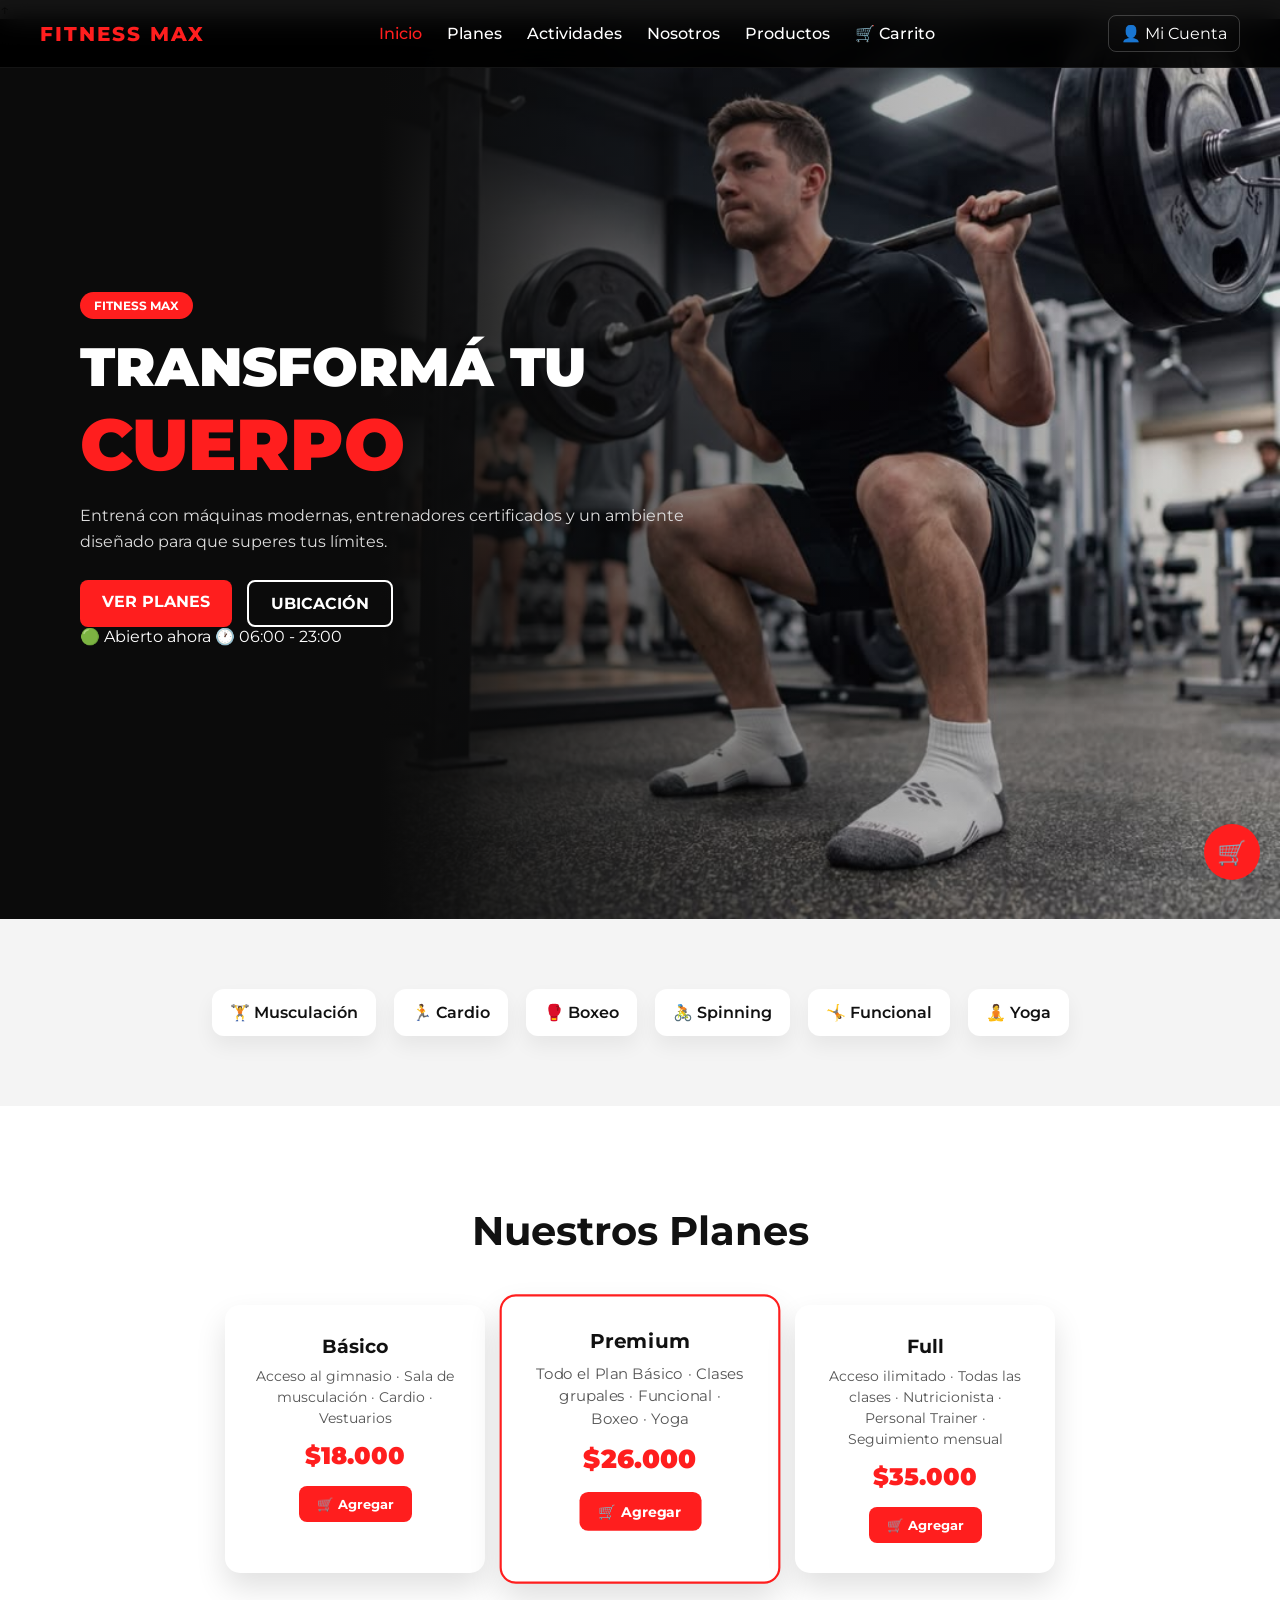
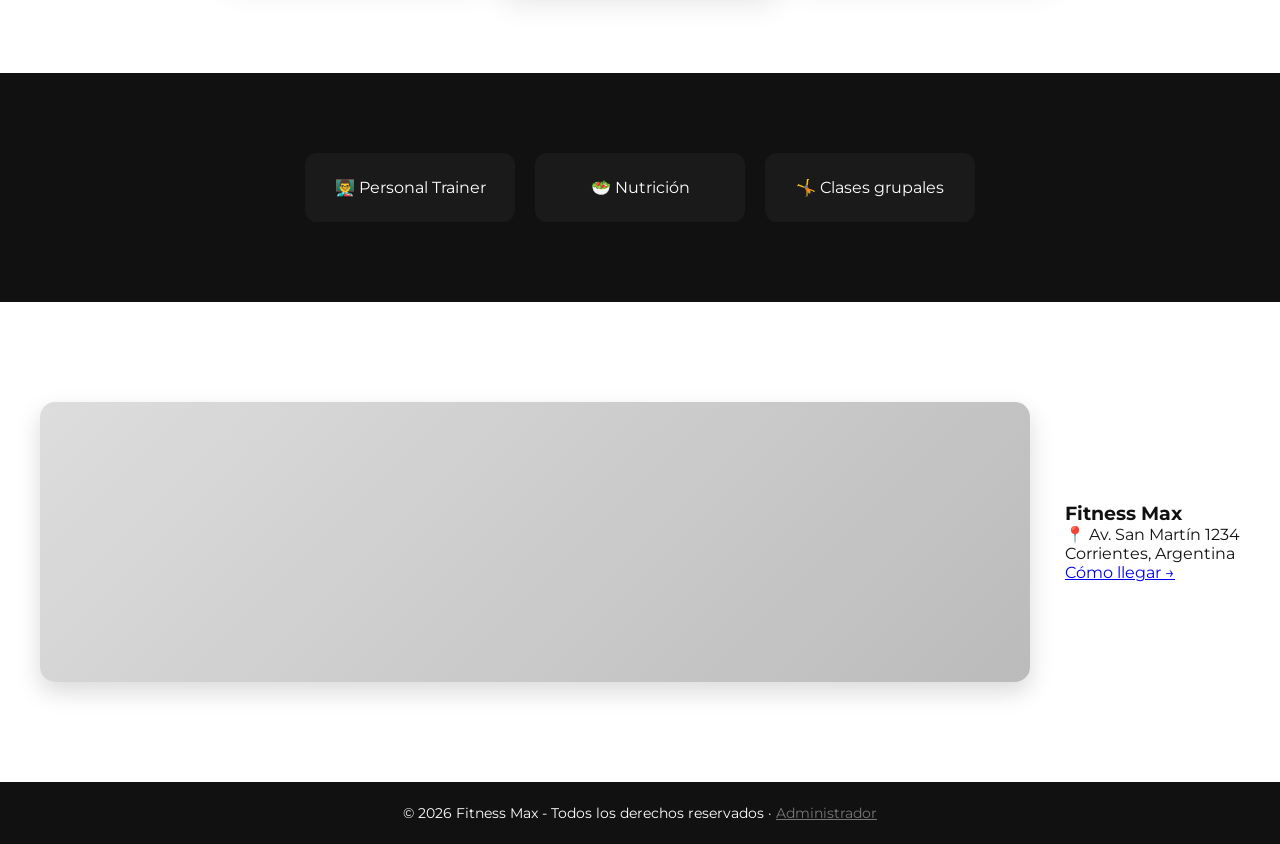
<file: index.html>
<!DOCTYPE html>
<html lang="es">
<head>
    <meta charset="UTF-8">
    <meta name="viewport" content="width=device-width, initial-scale=1.0">
    <title>Fitness Max</title>

    <link rel="stylesheet" href="assets/css/index.css">
    <link rel="stylesheet" href="assets/css/carrito.css">
    <link rel="stylesheet" href="assets/css/paginas.css">

    <noscript><style>.cat,.plan,.service{opacity:1!important;transform:none!important}</style></noscript>
    <link href="https://fonts.googleapis.com/css2?family=Bebas+Neue&family=Montserrat:wght@300;400;500;600;700&display=swap" rel="stylesheet">
</head>

<body>
    <div class="scroll-top">
        ↑
    </div>

<!-- HEADER -->
<header class="site-header">

    <div class="header-inner">

        <a href="index.html" class="logo">
            FITNESS MAX
        </a>

        <nav class="nav">
            <a href="index.html" class="active">Inicio</a>
            <a href="index.html#planes">Planes</a>
            <a href="actividades.html">Actividades</a>
            <a href="nosotros.html">Nosotros</a>
            <a href="productos.html">Productos</a>
            <a href="carrito.html">🛒 Carrito</a>
        </nav>

        <div class="actions">

            <a href="cuenta.html" class="login">
                👤 Mi Cuenta
            </a>

            <button class="menu-btn">
                ☰
            </button>

        </div>

    </div>

</header>

<!-- HERO -->
<section class="hero">

    <div class="hero-content">

        <span class="badge">FITNESS MAX</span>

        <h1>TRANSFORMÁ TU</h1>
        <h2>CUERPO</h2>

        <p>
            Entrená con máquinas modernas, entrenadores certificados
            y un ambiente diseñado para que superes tus límites.
        </p>

        <div class="hero-buttons">

            <a href="#planes" class="btn btn-red">
                VER PLANES
            </a>

            <a href="#ubicacion" class="btn btn-outline">
                UBICACIÓN
            </a>

        </div>

        <div class="hero-status">

            <span>🟢 Abierto ahora</span>
            <span>🕐 06:00 - 23:00</span>

        </div>

    </div>

</section>

<!-- CATEGORÍAS -->
<section class="categories">

    <div class="cat">🏋️ Musculación</div>
    <div class="cat">🏃 Cardio</div>
    <div class="cat">🥊 Boxeo</div>
    <div class="cat">🚴 Spinning</div>
    <div class="cat">🤸 Funcional</div>
    <div class="cat">🧘 Yoga</div>

</section>

<!-- PLANES -->
<section class="plans" id="planes">

    <h2>Nuestros Planes</h2>

    <div class="plans-grid" id="plans-grid">

        <div class="plan">
            <h3>Básico</h3>
            <p>Acceso al gimnasio · Sala de musculación · Cardio · Vestuarios</p>
            <span>$18.000</span>
            <button class="btn-add" data-add data-id="plan-1" data-nombre="Plan Básico" data-precio="18000">
                🛒 Agregar
            </button>
        </div>

        <div class="plan highlight">
            <h3>Premium</h3>
            <p>Todo el Plan Básico · Clases grupales · Funcional · Boxeo · Yoga</p>
            <span>$26.000</span>
            <button class="btn-add" data-add data-id="plan-2" data-nombre="Plan Premium" data-precio="26000">
                🛒 Agregar
            </button>
        </div>

        <div class="plan">
            <h3>Full</h3>
            <p>Acceso ilimitado · Todas las clases · Nutricionista · Personal Trainer · Seguimiento mensual</p>
            <span>$35.000</span>
            <button class="btn-add" data-add data-id="plan-3" data-nombre="Plan Full" data-precio="35000">
                🛒 Agregar
            </button>
        </div>

    </div>

</section>

<!-- SERVICIOS -->
<section class="services">

    <div class="service">
        👨‍🏫 Personal Trainer
    </div>

    <div class="service">
        🥗 Nutrición
    </div>

    <div class="service">
        🤸 Clases grupales
    </div>

</section>

<!-- UBICACIÓN -->
<section class="location" id="ubicacion">

    <div class="map">
        <iframe
            src="https://www.google.com/maps?q=Av.+San+Martín+1234,+Corrientes,+Argentina&output=embed"
            width="100%"
            height="100%"
            style="border:0;"
            allowfullscreen=""
            loading="lazy">
        </iframe>
    </div>

    <div class="location-info">

        <h3>Fitness Max</h3>

        <p>📍 Av. San Martín 1234</p>
        <p>Corrientes, Argentina</p>

        <a href="https://www.google.com/maps/search/?api=1&query=Av.+San+Martín+1234,+Corrientes,+Argentina" target="_blank" rel="noopener">
            Cómo llegar →
        </a>

    </div>

</section>

<!-- FOOTER -->
<footer>

    <p>© 2026 Fitness Max - Todos los derechos reservados · <a href="cuenta.html#admin" style="color:#777">Administrador</a></p>

</footer>

<!-- CARRITO FLOTANTE (el botón y el panel los crea carrito.js) -->
<script src="assets/js/validar.js"></script>
<script src="assets/js/fm-local.js"></script>
<script src="assets/js/carrito.js"></script>
<script>
/* Los planes ya vienen escritos en el HTML; si el servidor responde, se actualizan con los datos de la base. */
(function () {
    var grid = document.getElementById('plans-grid');
    if (!grid || !window.fetch) return;
    fetch('api_planes.php').then(function (r) { return r.json(); }).then(function (res) {
        if (!res.ok || !res.planes.length) return;
        grid.innerHTML = '';
        res.planes.forEach(function (pl, i) {
            var precio = parseFloat(pl.precio);
            var card = document.createElement('div');
            card.className = 'plan visible' + (i === 1 ? ' highlight' : '');
            var h3 = document.createElement('h3'); h3.textContent = pl.nombre;
            var p = document.createElement('p'); p.textContent = pl.descripcion || '';
            var sp = document.createElement('span'); sp.textContent = '$' + precio.toLocaleString('es-AR');
            var b = document.createElement('button');
            b.className = 'btn-add'; b.textContent = '🛒 Agregar';
            b.setAttribute('data-add', ''); b.setAttribute('data-id', 'plan-' + pl.id);
            b.setAttribute('data-nombre', 'Plan ' + pl.nombre); b.setAttribute('data-precio', precio);
            card.appendChild(h3); card.appendChild(p); card.appendChild(sp); card.appendChild(b);
            grid.appendChild(card);
        });
    }).catch(function () { /* sin servidor: quedan los planes del HTML */ });
})();
</script>


</body>
</html>
</file>
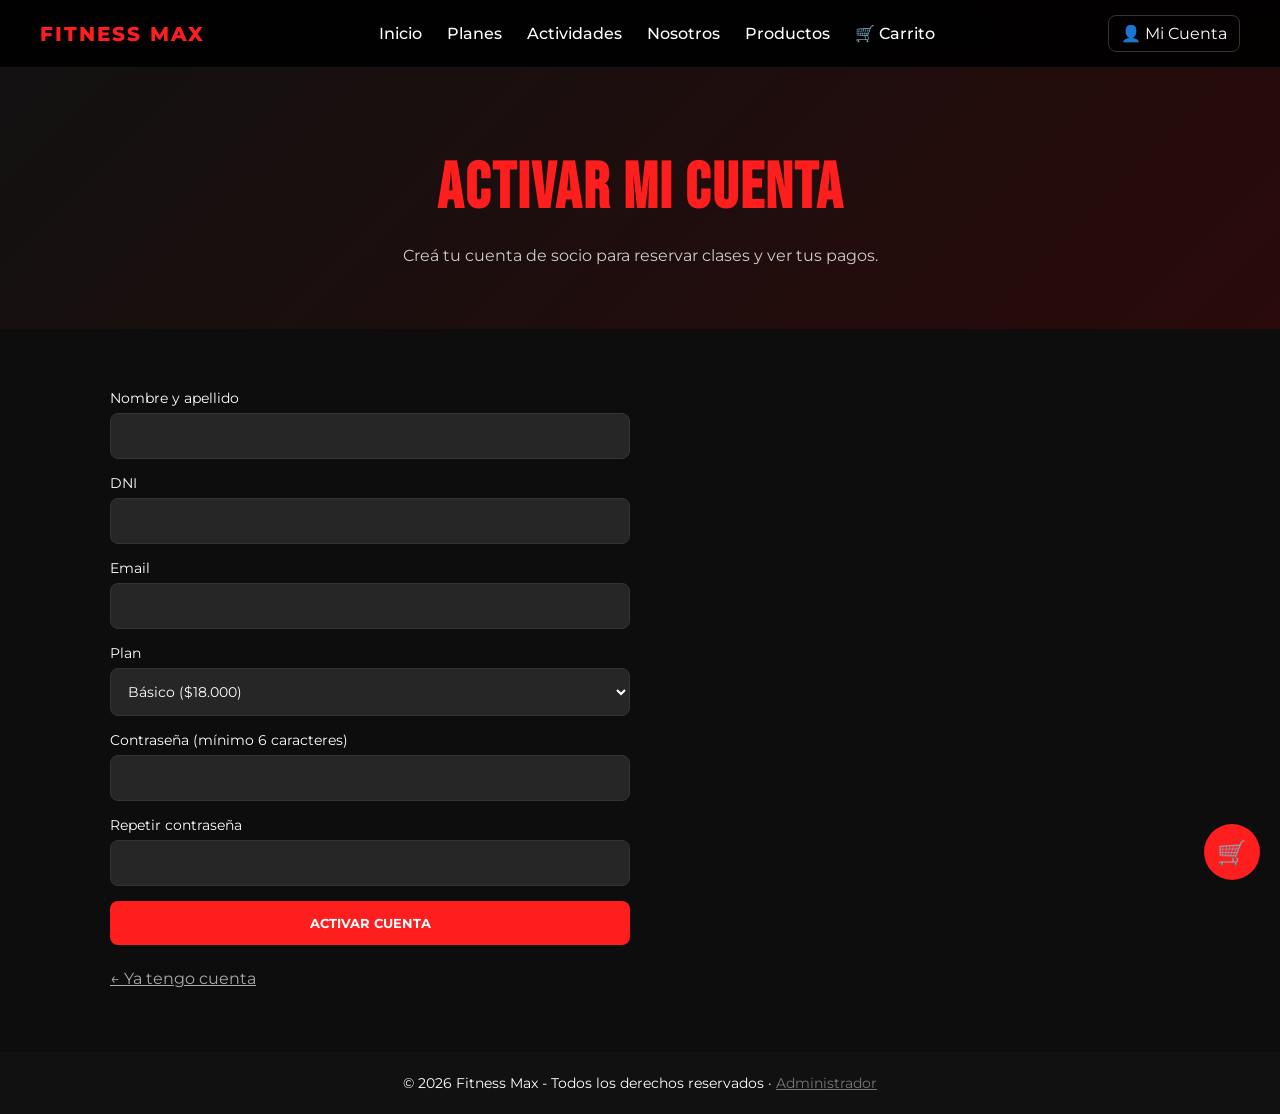
<file: activar.html>
<!DOCTYPE html>
<html lang="es">
<head>
    <meta charset="UTF-8">
    <meta name="viewport" content="width=device-width, initial-scale=1.0">
    <title>Activar cuenta | Fitness Max</title>
    <link rel="stylesheet" href="assets/css/index.css">
    <link rel="stylesheet" href="assets/css/carrito.css">
    <link rel="stylesheet" href="assets/css/paginas.css">
    <link href="https://fonts.googleapis.com/css2?family=Bebas+Neue&family=Montserrat:wght@300;400;500;600;700&display=swap" rel="stylesheet">
</head>
<body class="page-dark" data-page="activar">
<header class="site-header">
    <div class="header-inner">
        <a href="index.html" class="logo">FITNESS MAX</a>
        <nav class="nav">
            <a href="index.html">Inicio</a>
            <a href="index.html#planes">Planes</a>
            <a href="actividades.html">Actividades</a>
            <a href="nosotros.html">Nosotros</a>
            <a href="productos.html">Productos</a>
            <a href="carrito.html">🛒 Carrito</a>
        </nav>
        <div class="actions">
            <a href="cuenta.html" class="login">👤 Mi Cuenta</a>
            <button class="menu-btn" aria-label="Menú">☰</button>
        </div>
    </div>
</header>
<section class="about-hero"><div class="about-content"><h1>ACTIVAR MI CUENTA</h1><p>Creá tu cuenta de socio para reservar clases y ver tus pagos.</p></div></section>
<section class="about-section">
    <div id="msg-activar"></div>
    <form class="form-web" id="form-activar">
        <label>Nombre y apellido<input id="a-nombre" required maxlength="50"></label>
        <label>DNI<input id="a-dni" required inputmode="numeric" maxlength="9" pattern="[0-9]{7,9}" title="Solo números (7 a 9 dígitos)"></label>
        <label>Email<input type="email" id="a-email" required maxlength="100"></label>
        <label>Plan<select id="a-plan"></select></label>
        <label>Contraseña (mínimo 6 caracteres)<input type="password" id="a-clave" required minlength="6" maxlength="72" autocomplete="new-password"></label>
        <label>Repetir contraseña<input type="password" id="a-clave2" required minlength="6" maxlength="72" autocomplete="new-password"></label>
        <button type="submit" class="btn-red">ACTIVAR CUENTA</button>
    </form>
    <a href="cuenta.html" id="a-ingresar" class="btn btn-red" style="display:none">INGRESAR</a>
    <p style="margin-top:20px" id="a-extra"><a href="cuenta.html" style="color:#aaa">← Ya tengo cuenta</a></p>
</section>
<footer><p>© 2026 Fitness Max - Todos los derechos reservados · <a href="cuenta.html#admin" style="color:#777">Administrador</a></p></footer>
<script src="assets/js/validar.js"></script>
<script src="assets/js/fm-local.js"></script>
<script src="assets/js/carrito.js"></script>
<script src="assets/js/paginas-local.js"></script>
</body>
</html>
</file>
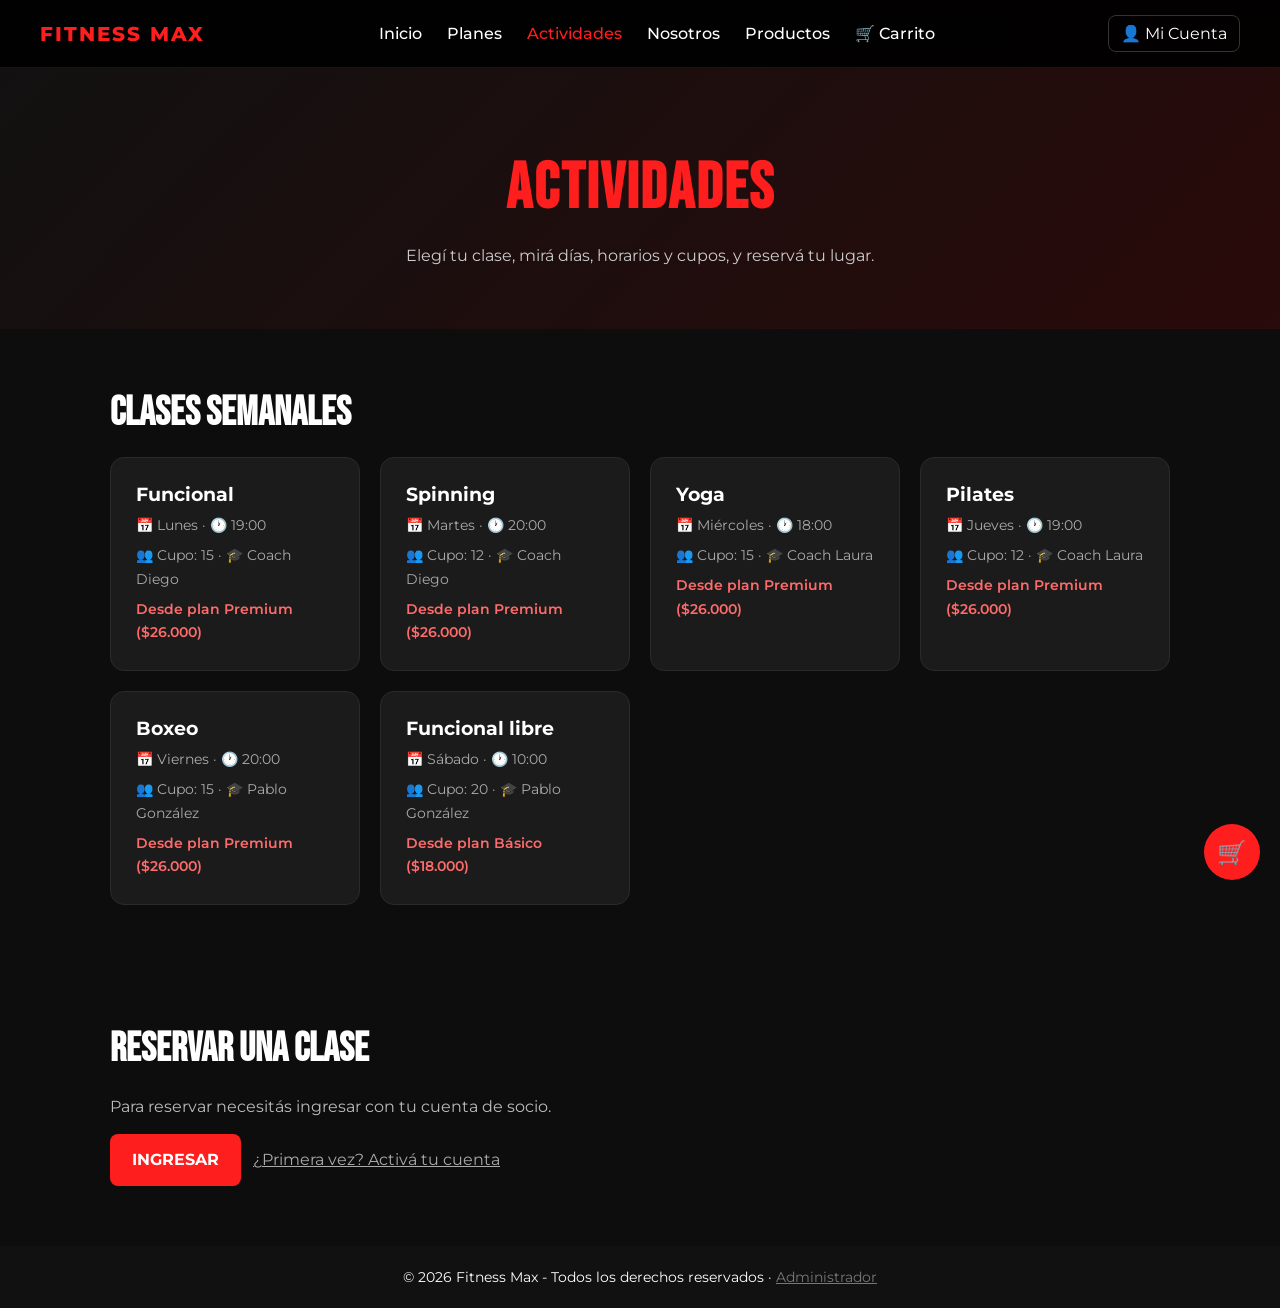
<file: actividades.html>
<!DOCTYPE html>
<html lang="es">
<head>
    <meta charset="UTF-8">
    <meta name="viewport" content="width=device-width, initial-scale=1.0">
    <title>Actividades | Fitness Max</title>
    <link rel="stylesheet" href="assets/css/index.css">
    <link rel="stylesheet" href="assets/css/carrito.css">
    <link rel="stylesheet" href="assets/css/paginas.css">
    <link href="https://fonts.googleapis.com/css2?family=Bebas+Neue&family=Montserrat:wght@300;400;500;600;700&display=swap" rel="stylesheet">
</head>
<body class="page-dark" data-page="actividades">
<header class="site-header">
    <div class="header-inner">
        <a href="index.html" class="logo">FITNESS MAX</a>
        <nav class="nav">
            <a href="index.html">Inicio</a>
            <a href="index.html#planes">Planes</a>
            <a href="actividades.html" class="active">Actividades</a>
            <a href="nosotros.html">Nosotros</a>
            <a href="productos.html">Productos</a>
            <a href="carrito.html">🛒 Carrito</a>
        </nav>
        <div class="actions">
            <a href="cuenta.html" class="login">👤 Mi Cuenta</a>
            <button class="menu-btn" aria-label="Menú">☰</button>
        </div>
    </div>
</header>
<section class="about-hero"><div class="about-content"><h1>ACTIVIDADES</h1><p>Elegí tu clase, mirá días, horarios y cupos, y reservá tu lugar.</p></div></section>

<section class="about-section">
    <h2>Clases semanales</h2>
    <div class="clases-grid" id="clases-grid"></div>
</section>

<section class="about-section" id="reservar">
    <h2>Reservar una clase</h2>
    <div id="msg-reserva"></div>
    <div id="zona-reserva"></div>
</section>
<footer><p>© 2026 Fitness Max - Todos los derechos reservados · <a href="cuenta.html#admin" style="color:#777">Administrador</a></p></footer>
<script src="assets/js/validar.js"></script>
<script src="assets/js/fm-local.js"></script>
<script src="assets/js/carrito.js"></script>
<script src="assets/js/paginas-local.js"></script>
</body>
</html>
</file>
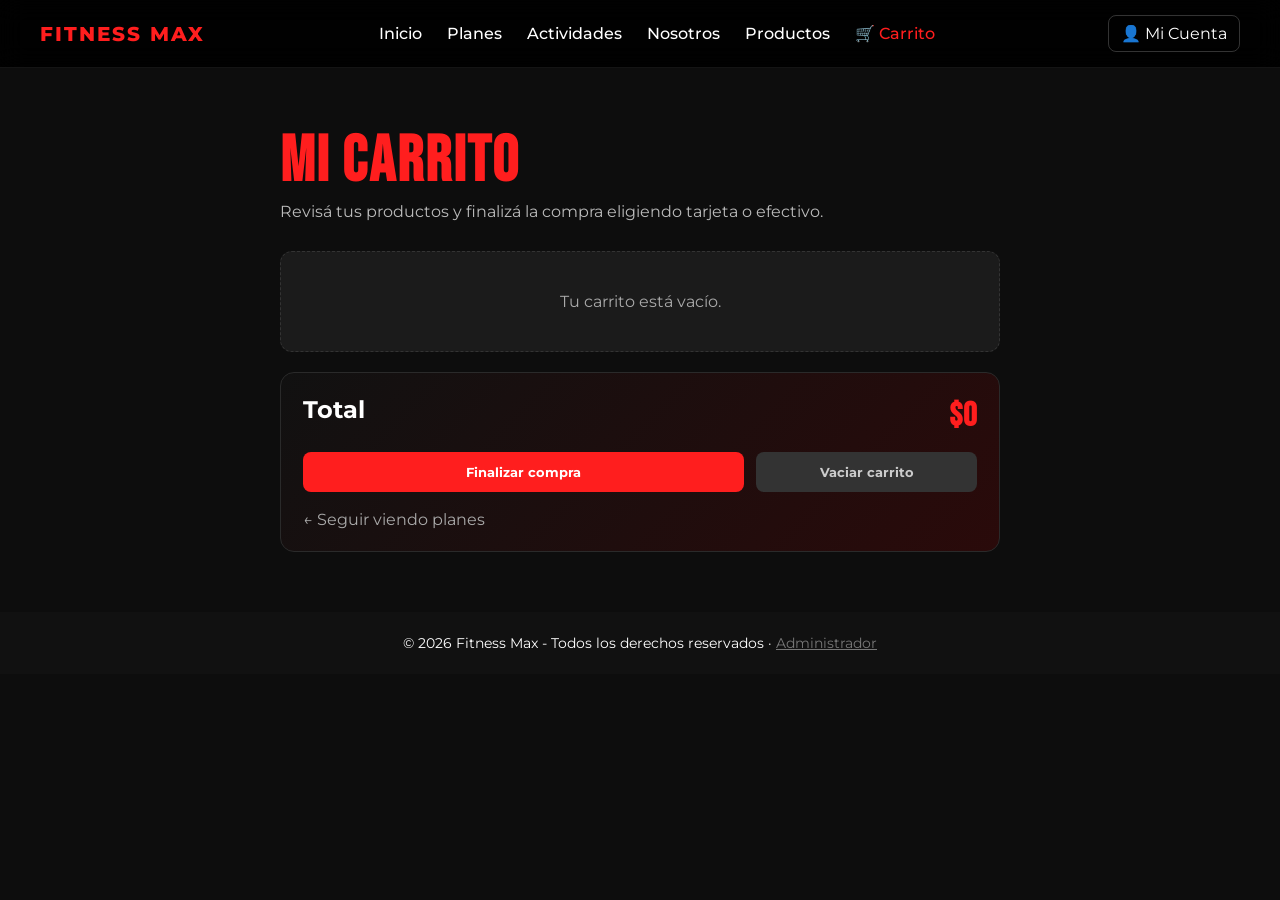
<file: carrito.html>
<!DOCTYPE html>
<html lang="es">
<head>
    <meta charset="UTF-8">
    <meta name="viewport" content="width=device-width, initial-scale=1.0">
    <title>Mi carrito | Fitness Max</title>

    <link rel="stylesheet" href="assets/css/index.css">
    <link rel="stylesheet" href="assets/css/carrito.css">
    <link rel="stylesheet" href="assets/css/paginas.css">

    <link href="https://fonts.googleapis.com/css2?family=Bebas+Neue&family=Montserrat:wght@300;400;500;600;700&display=swap" rel="stylesheet">
</head>

<body class="page-dark">

<!-- HEADER -->
<header class="site-header">

    <div class="header-inner">

        <a href="index.html" class="logo">
            FITNESS MAX
        </a>

        <nav class="nav">
            <a href="index.html">Inicio</a>
            <a href="index.html#planes">Planes</a>
            <a href="actividades.html">Actividades</a>
            <a href="nosotros.html">Nosotros</a>
            <a href="productos.html">Productos</a>
            <a href="carrito.html" class="active">🛒 Carrito</a>
        </nav>

        <div class="actions">

            <a href="cuenta.html" class="login">
                👤 Mi Cuenta
            </a>

            <button class="menu-btn">
                ☰
            </button>

        </div>

    </div>

</header>

<!-- CARRITO COMPLETO -->
<main>

    <section class="carrito-pagina" id="carrito-pagina">

        <h1>MI CARRITO</h1>
        <p class="carrito-sub">Revisá tus productos y finalizá la compra eligiendo tarjeta o efectivo.</p>

        <div id="carrito-items"></div>

        <div class="carrito-resumen">

            <div class="cart-total">
                <span>Total</span>
                <span id="carrito-total">$0</span>
            </div>

            <div class="carrito-acciones">
                <button class="cart-checkout" id="carrito-finalizar">Finalizar compra</button>
                <button class="cart-clear" id="carrito-vaciar">Vaciar carrito</button>
            </div>

            <a href="index.html#planes" class="carrito-seguir">← Seguir viendo planes</a>

        </div>

    </section>

</main>

<!-- FOOTER -->
<footer>

    <p>© 2026 Fitness Max - Todos los derechos reservados · <a href="cuenta.html#admin" style="color:#777">Administrador</a></p>

</footer>

<script src="assets/js/validar.js"></script>
<script src="assets/js/fm-local.js"></script>
<script src="assets/js/carrito.js"></script>

</body>
</html>
</file>
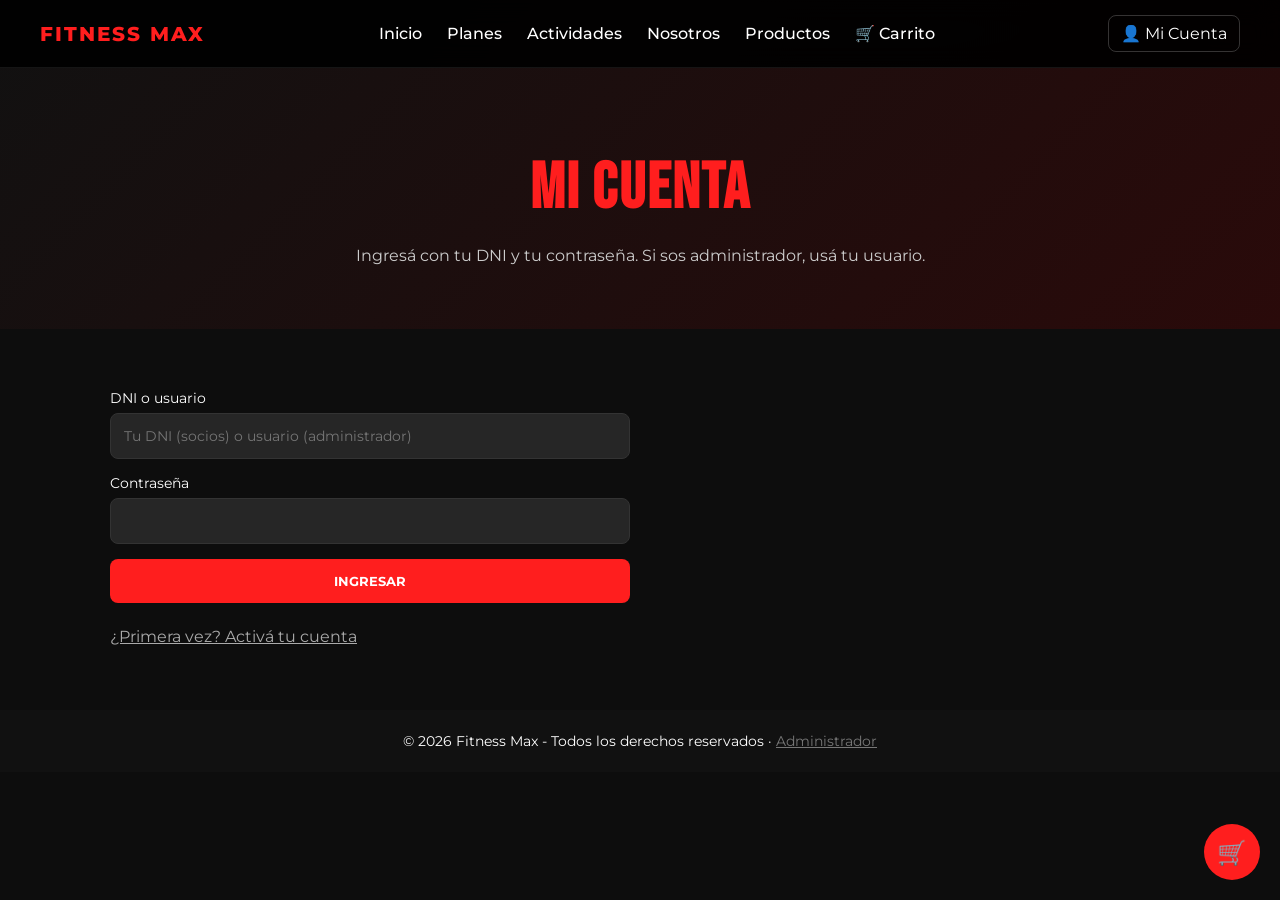
<file: cuenta.html>
<!DOCTYPE html>
<html lang="es">
<head>
    <meta charset="UTF-8">
    <meta name="viewport" content="width=device-width, initial-scale=1.0">
    <title>Mi cuenta | Fitness Max</title>
    <link rel="stylesheet" href="assets/css/index.css">
    <link rel="stylesheet" href="assets/css/carrito.css">
    <link rel="stylesheet" href="assets/css/paginas.css">
    <link href="https://fonts.googleapis.com/css2?family=Bebas+Neue&family=Montserrat:wght@300;400;500;600;700&display=swap" rel="stylesheet">
</head>
<body class="page-dark" data-page="cuenta">
<header class="site-header">
    <div class="header-inner">
        <a href="index.html" class="logo">FITNESS MAX</a>
        <nav class="nav">
            <a href="index.html">Inicio</a>
            <a href="index.html#planes">Planes</a>
            <a href="actividades.html">Actividades</a>
            <a href="nosotros.html">Nosotros</a>
            <a href="productos.html">Productos</a>
            <a href="carrito.html">🛒 Carrito</a>
        </nav>
        <div class="actions">
            <a href="cuenta.html" class="login">👤 Mi Cuenta</a>
            <button class="menu-btn" aria-label="Menú">☰</button>
        </div>
    </div>
</header>
<div id="vista-login" style="display:none">
<section class="about-hero"><div class="about-content"><h1>MI CUENTA</h1><p id="login-sub">Ingresá con tu DNI y tu contraseña. Si sos administrador, usá tu usuario.</p></div></section>
<section class="about-section">
    <div id="msg-login"></div>
    <form class="form-web" id="form-login">
        <label>DNI o usuario<input id="l-dni" required maxlength="50" autocomplete="username" placeholder="Tu DNI (socios) o usuario (administrador)"></label>
        <label>Contraseña<input type="password" id="l-clave" required autocomplete="current-password"></label>
        <button type="submit" class="btn-red">INGRESAR</button>
    </form>
    <p style="margin-top:20px"><a href="activar.html" style="color:#aaa">¿Primera vez? Activá tu cuenta</a></p>
</section>
</div>

<div id="vista-cuenta" style="display:none">
<section class="about-hero"><div class="about-content"><h1 id="hola">HOLA</h1><p>Tu espacio privado en Fitness Max.</p></div></section>
<section class="about-section">
    <div id="msg-cuenta"></div>
    <div id="aviso-pagos"></div>
    <div class="clases-grid">
        <article class="clase-card"><h3>Mi plan</h3><p id="mi-plan"></p><p id="mi-dni"></p></article>
        <article class="clase-card"><h3>Reservar una clase</h3><p>Elegí la clase y el día en el calendario.</p>
            <p><a class="btn btn-red" href="actividades.html#reservar" style="display:inline-block;margin-top:8px">RESERVAR</a></p></article>
        <article class="clase-card"><h3>Sesión</h3><p><a href="#" id="cerrar-sesion" style="color:#ff6b6b">Cerrar sesión</a></p></article>
    </div>
</section>
<section class="about-section"><h2>Mis reservas</h2><div id="tabla-reservas"></div></section>
<section class="about-section"><h2>Mis pagos</h2><div id="tabla-pagos"></div></section>
</div>
<footer><p>© 2026 Fitness Max - Todos los derechos reservados · <a href="cuenta.html#admin" style="color:#777">Administrador</a></p></footer>
<script src="assets/js/validar.js"></script>
<script src="assets/js/fm-local.js"></script>
<script src="assets/js/carrito.js"></script>
<script src="assets/js/paginas-local.js"></script>
</body>
</html>
</file>
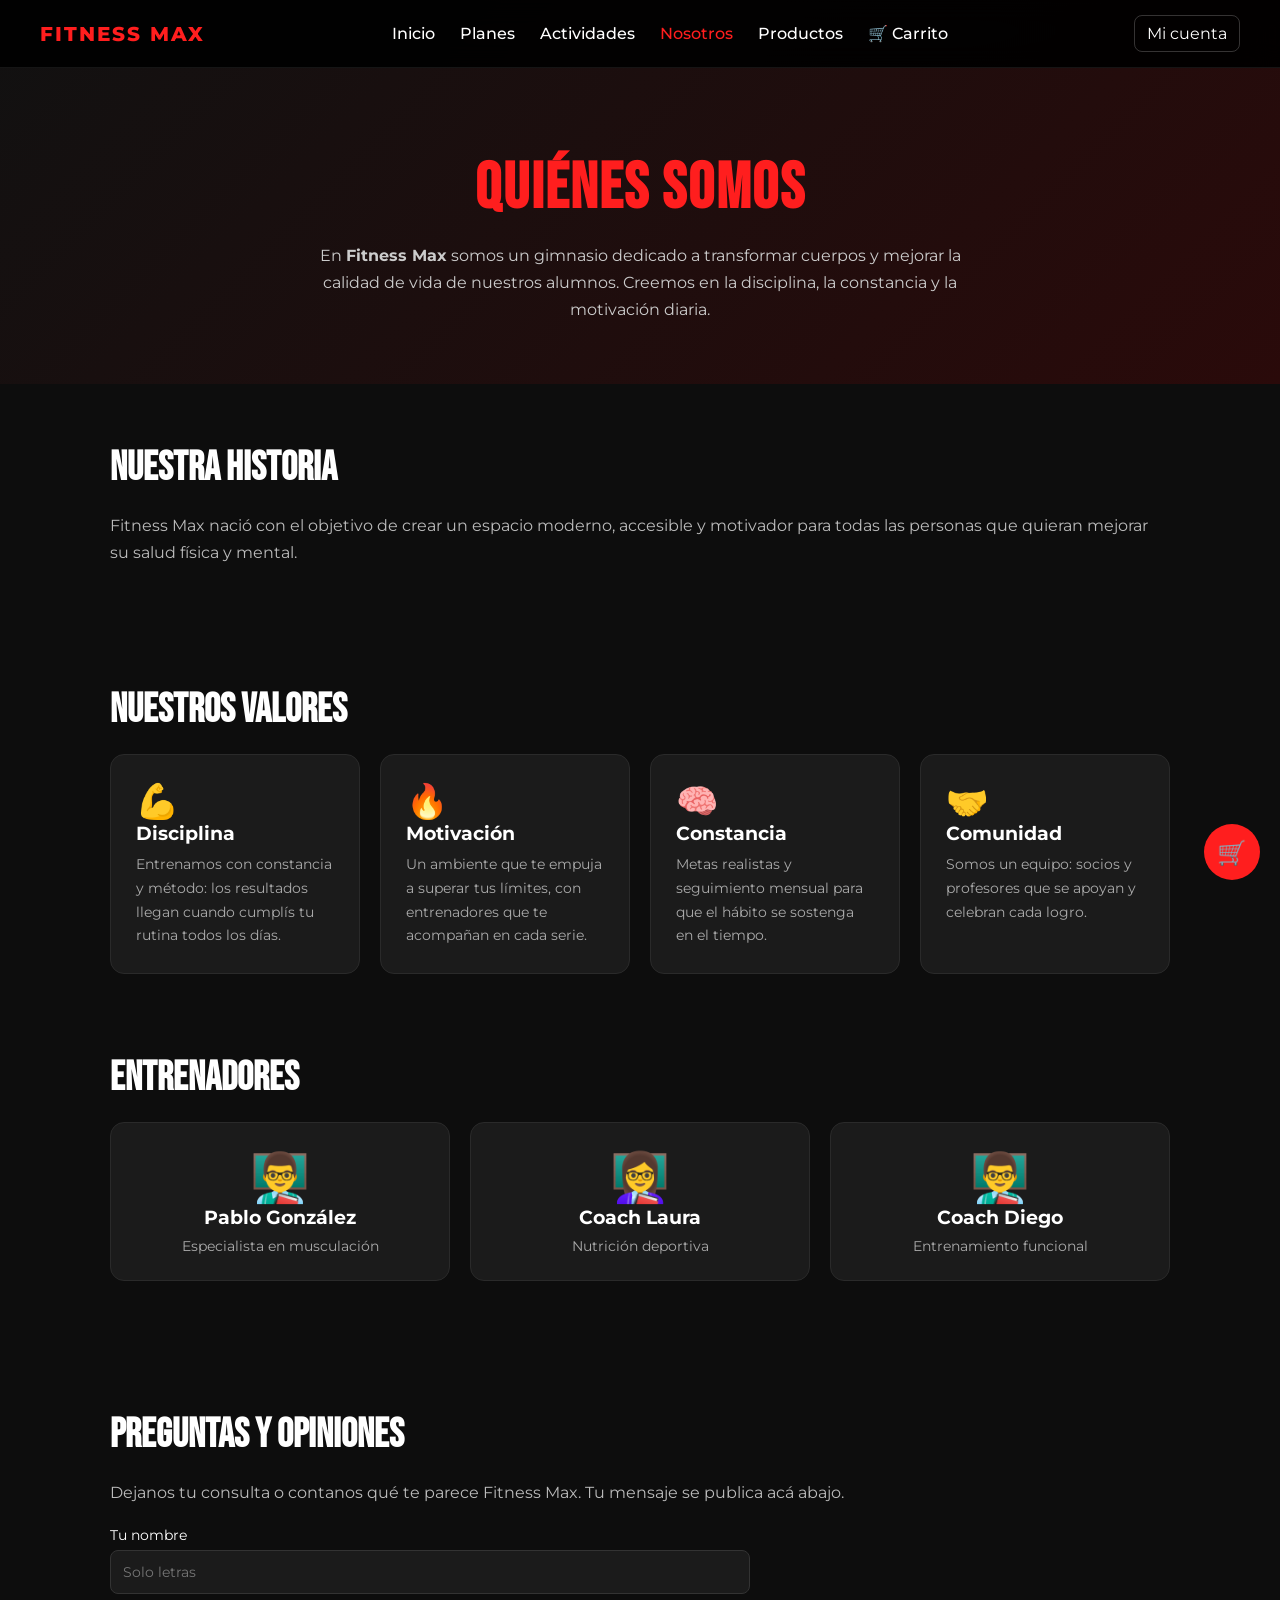
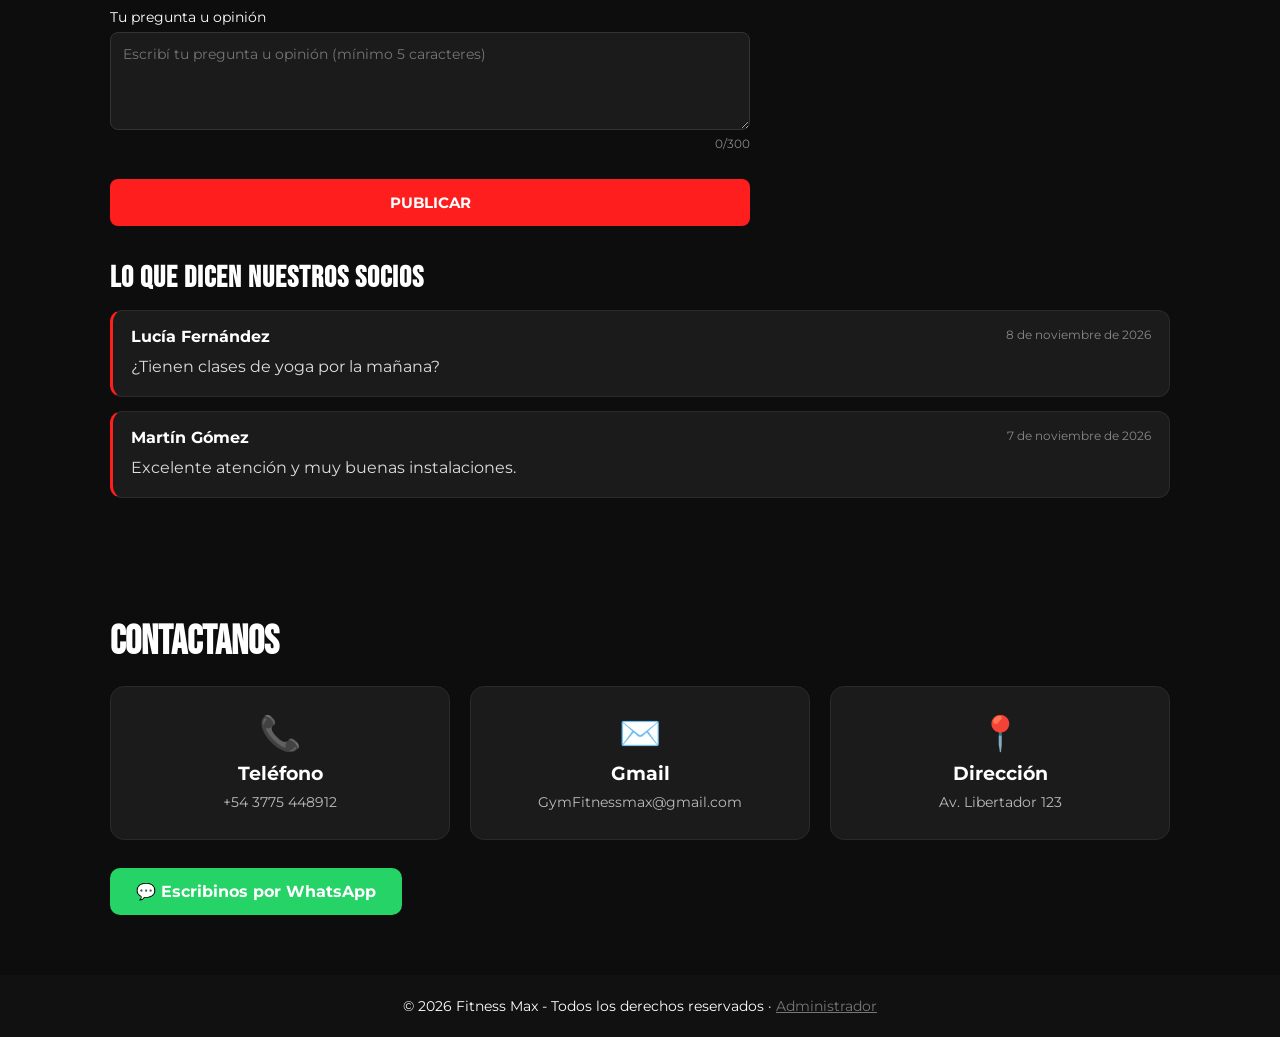
<file: nosotros.html>
<!DOCTYPE html>
<html lang="es">
<head>
    <meta charset="UTF-8">
    <meta name="viewport" content="width=device-width, initial-scale=1.0">
    <title>Nosotros - Fitness Max</title>

    <link rel="stylesheet" href="assets/css/index.css">
    <link rel="stylesheet" href="assets/css/carrito.css">
    <link rel="stylesheet" href="assets/css/paginas.css">

    <link href="https://fonts.googleapis.com/css2?family=Bebas+Neue&family=Montserrat:wght@300;400;500;600;700&display=swap" rel="stylesheet">
</head>

<body class="page-dark">

<!-- HEADER -->
<header class="site-header">

    <div class="header-inner">

        <a href="index.html" class="logo">FITNESS MAX</a>

        <nav class="nav">
            <a href="index.html">Inicio</a>
            <a href="index.html#planes">Planes</a>
            <a href="actividades.html">Actividades</a>
            <a href="nosotros.html" class="active">Nosotros</a>
            <a href="productos.html">Productos</a>
            <a href="carrito.html">🛒 Carrito</a>
        </nav>

        <div class="actions">
            <a href="cuenta.html" class="login">Mi cuenta</a>
            <button class="menu-btn" aria-label="Menú">☰</button>
        </div>

    </div>

</header>

<!-- HERO NOSOTROS -->
<section class="about-hero"><div class="about-content">
    <h1>QUIÉNES SOMOS</h1>
    <p>En <strong>Fitness Max</strong> somos un gimnasio dedicado a transformar cuerpos y mejorar la calidad de vida de nuestros alumnos. Creemos en la disciplina, la constancia y la motivación diaria.</p>
</div></section>

<section class="about-section">
    <h2>Nuestra Historia</h2>
    <p>Fitness Max nació con el objetivo de crear un espacio moderno, accesible y motivador para todas las personas que quieran mejorar su salud física y mental.</p>
</section>

<section class="about-section">
    <h2>Nuestros Valores</h2>
    <div class="values-grid">
        <div class="value-card"><div class="ico">💪</div><h3>Disciplina</h3><p>Entrenamos con constancia y método: los resultados llegan cuando cumplís tu rutina todos los días.</p></div>
        <div class="value-card"><div class="ico">🔥</div><h3>Motivación</h3><p>Un ambiente que te empuja a superar tus límites, con entrenadores que te acompañan en cada serie.</p></div>
        <div class="value-card"><div class="ico">🧠</div><h3>Constancia</h3><p>Metas realistas y seguimiento mensual para que el hábito se sostenga en el tiempo.</p></div>
        <div class="value-card"><div class="ico">🤝</div><h3>Comunidad</h3><p>Somos un equipo: socios y profesores que se apoyan y celebran cada logro.</p></div>
    </div>
</section>

<section class="team">
    <h2>Entrenadores</h2>
    <div class="team-grid">
        <div class="team-card"><div class="avatar">👨‍🏫</div><h3>Pablo González</h3><p>Especialista en musculación</p></div>
        <div class="team-card"><div class="avatar">👩‍🏫</div><h3>Coach Laura</h3><p>Nutrición deportiva</p></div>
        <div class="team-card"><div class="avatar">👨‍🏫</div><h3>Coach Diego</h3><p>Entrenamiento funcional</p></div>
    </div>
</section>

<!-- PREGUNTAS Y OPINIONES -->
<section class="about-section" id="preguntas">
    <h2>Preguntas y opiniones</h2>
    <p class="preg-intro">Dejanos tu consulta o contanos qué te parece Fitness Max. Tu mensaje se publica acá abajo.</p>

    <form class="preg-form" id="preg-form" novalidate autocomplete="off">
        <label>Tu nombre
            <input id="preg-nombre" maxlength="50" placeholder="Solo letras">
            <small class="preg-err" id="err-nombre"></small>
        </label>
        <label>Tu pregunta u opinión
            <textarea id="preg-mensaje" rows="4" maxlength="300" placeholder="Escribí tu pregunta u opinión (mínimo 5 caracteres)"></textarea>
            <small class="preg-count"><span id="preg-cuenta">0</span>/300</small>
            <small class="preg-err" id="err-mensaje"></small>
        </label>
        <p class="preg-estado" id="preg-estado"></p>
        <button type="submit" class="btn-red" id="preg-enviar">PUBLICAR</button>
    </form>

    <h3 class="preg-titulo">Lo que dicen nuestros socios</h3>
    <div id="preg-lista" class="preg-lista"><p class="preg-vacio">Cargando...</p></div>
</section>

<!-- CONTACTO -->
<section class="about-section contacto-info" id="contacto-datos">
    <h2>Contactanos</h2>
    <div class="contact-grid">
        <a class="contact-card" href="tel:+543775448912">
            <div class="ico">📞</div>
            <h3>Teléfono</h3>
            <p>+54 3775 448912</p>
        </a>
        <a class="contact-card" href="mailto:GymFitnessmax@gmail.com">
            <div class="ico">✉️</div>
            <h3>Gmail</h3>
            <p>GymFitnessmax@gmail.com</p>
        </a>
        <div class="contact-card">
            <div class="ico">📍</div>
            <h3>Dirección</h3>
            <p>Av. Libertador 123</p>
        </div>
    </div>
    <a class="btn btn-wsp" href="https://wa.me/5493775448912?text=Hola!%20Quiero%20consultar%20por%20Fitness%20Max" target="_blank" rel="noopener">💬 Escribinos por WhatsApp</a>
</section>

<!-- FOOTER -->
<footer>

    <p>© 2026 Fitness Max - Todos los derechos reservados · <a href="cuenta.html#admin" style="color:#777">Administrador</a></p>

</footer>

<script src="assets/js/validar.js"></script>
<script src="assets/js/fm-local.js"></script>
<script src="assets/js/carrito.js"></script>
<script src="assets/js/preguntas.js"></script>
</body>
</html>
</file>
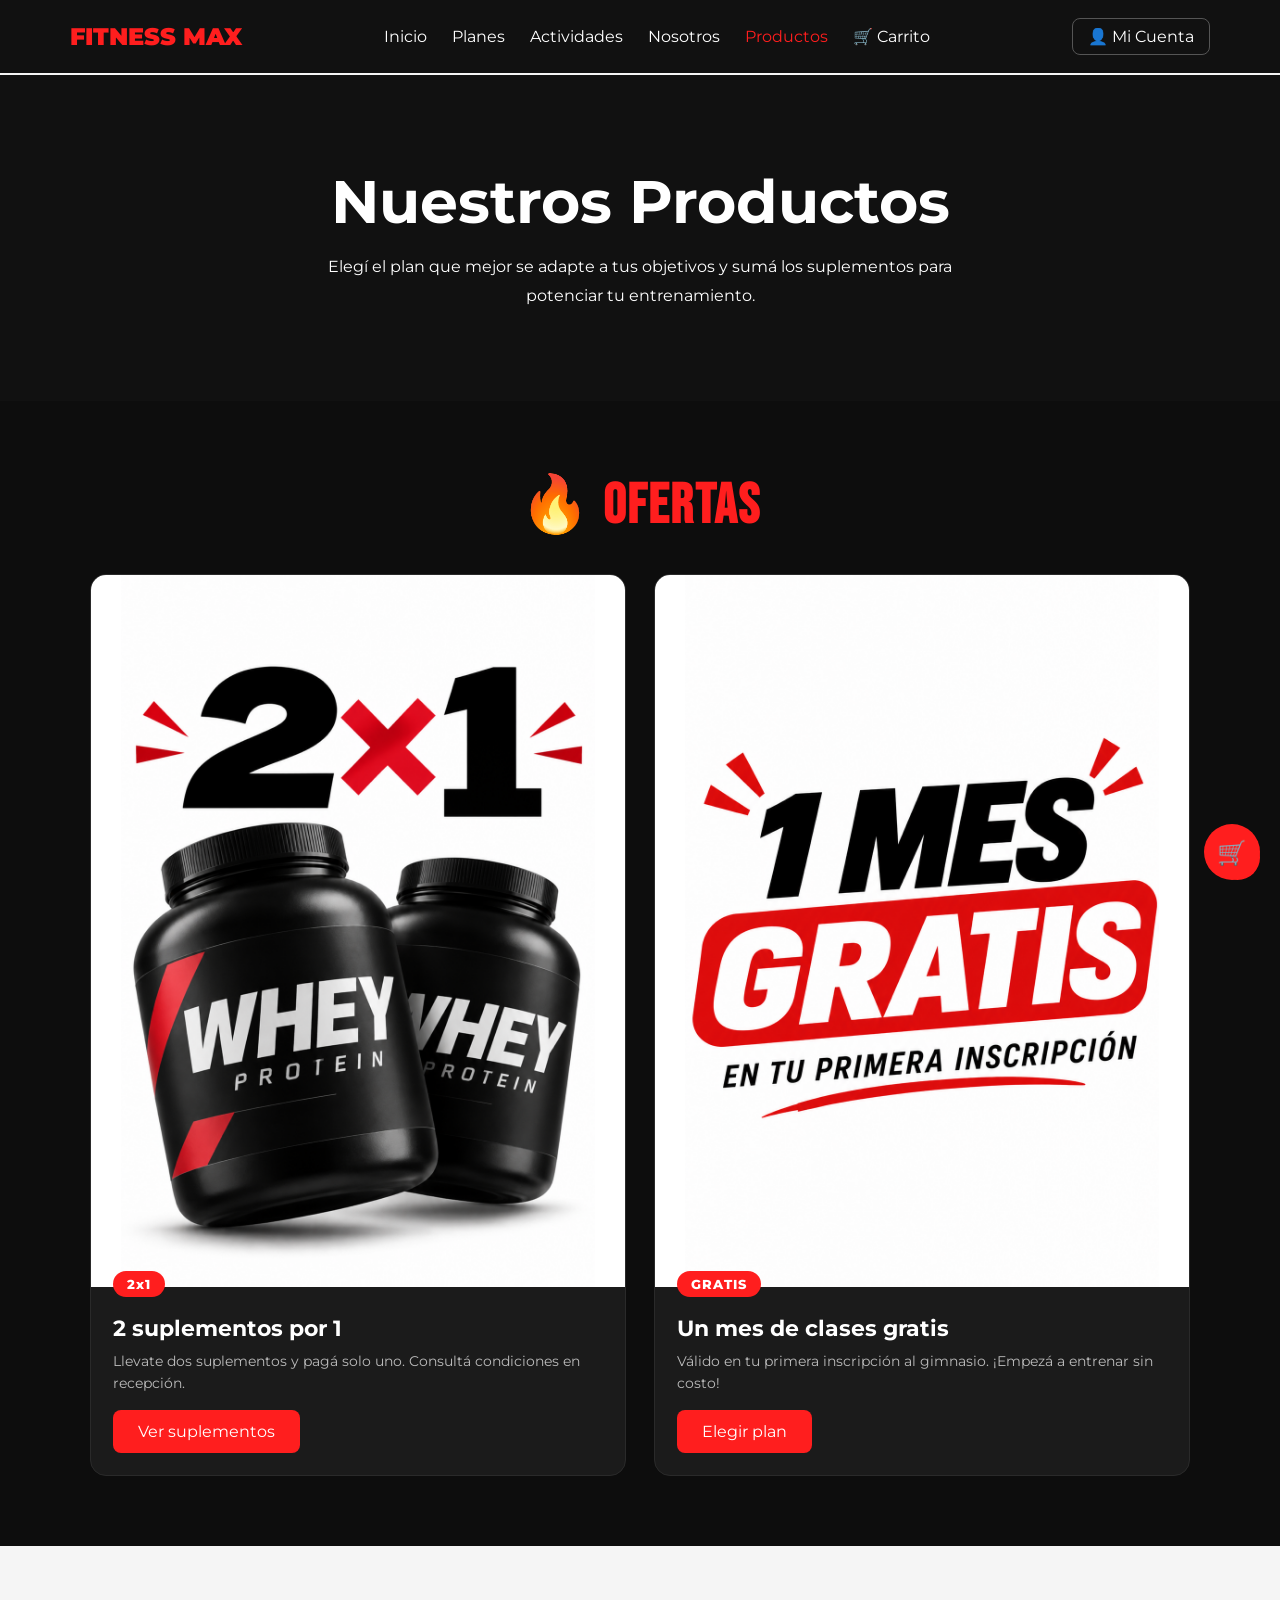
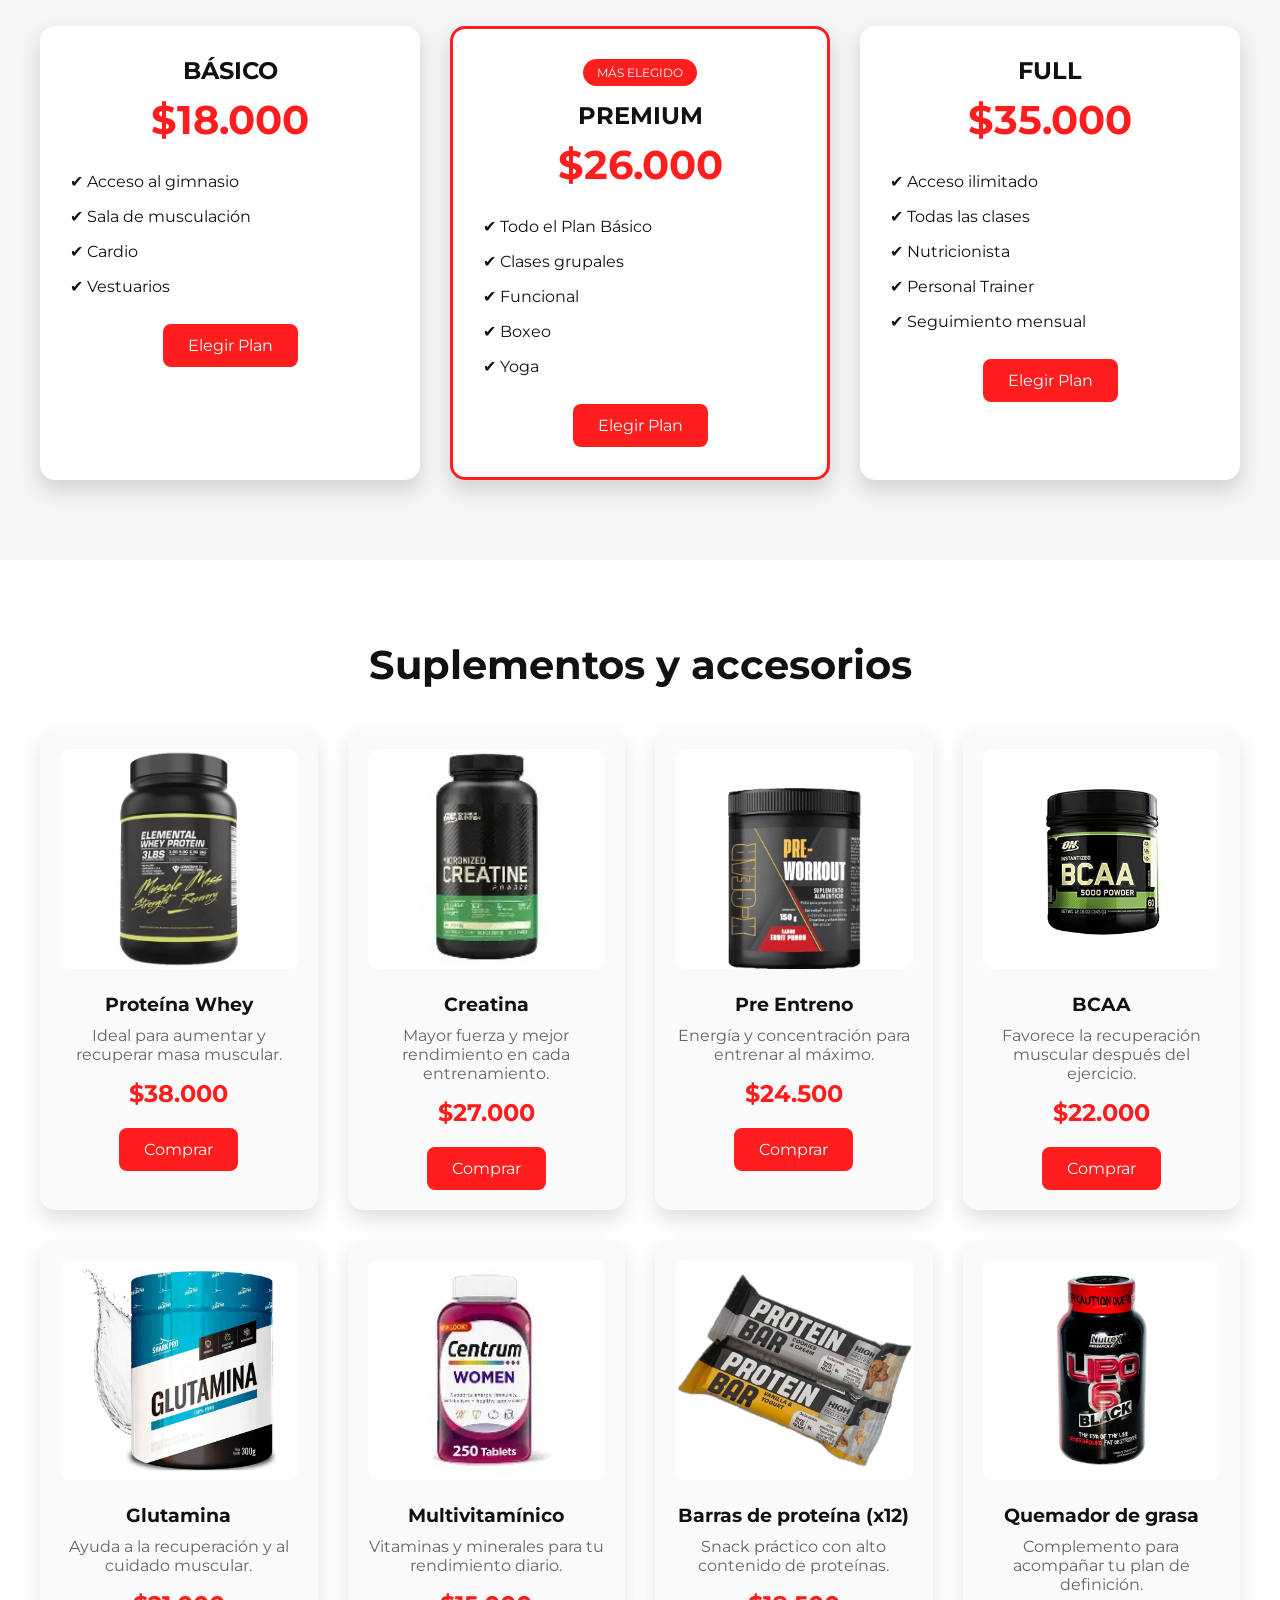
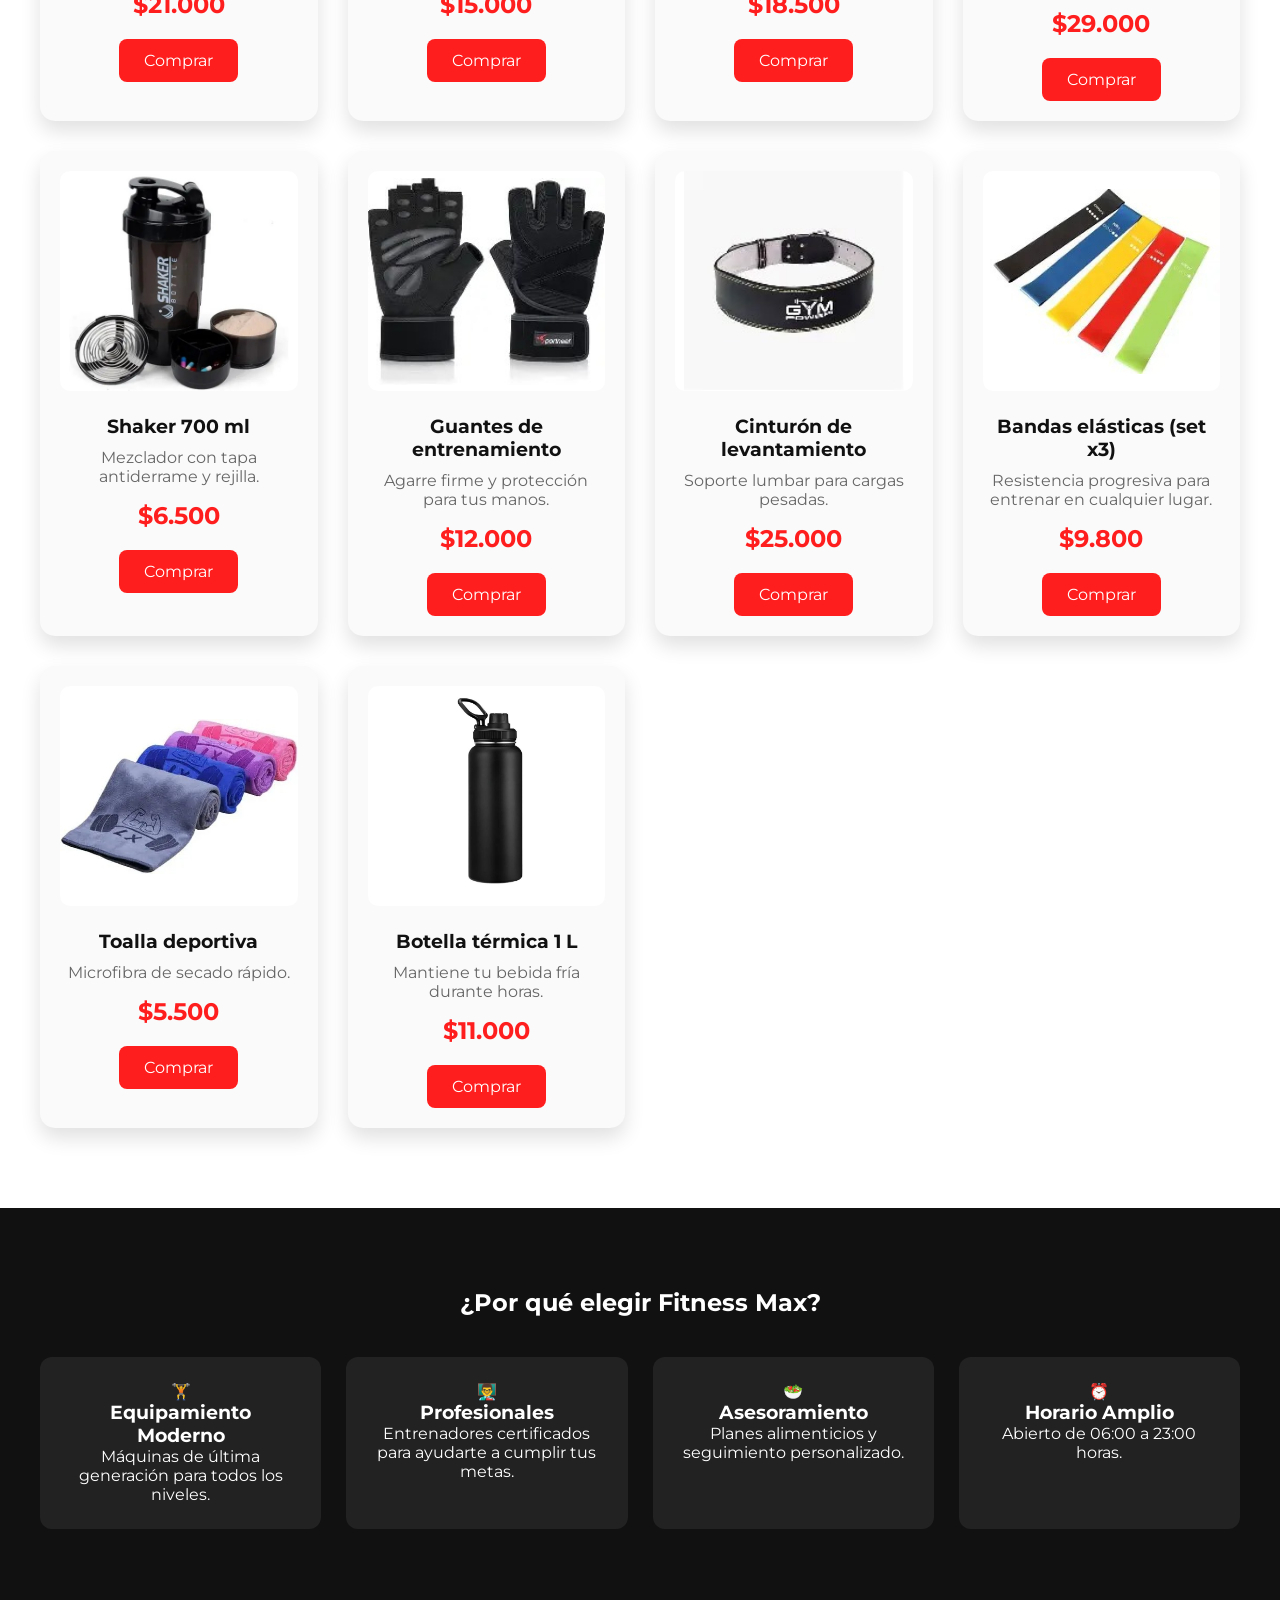
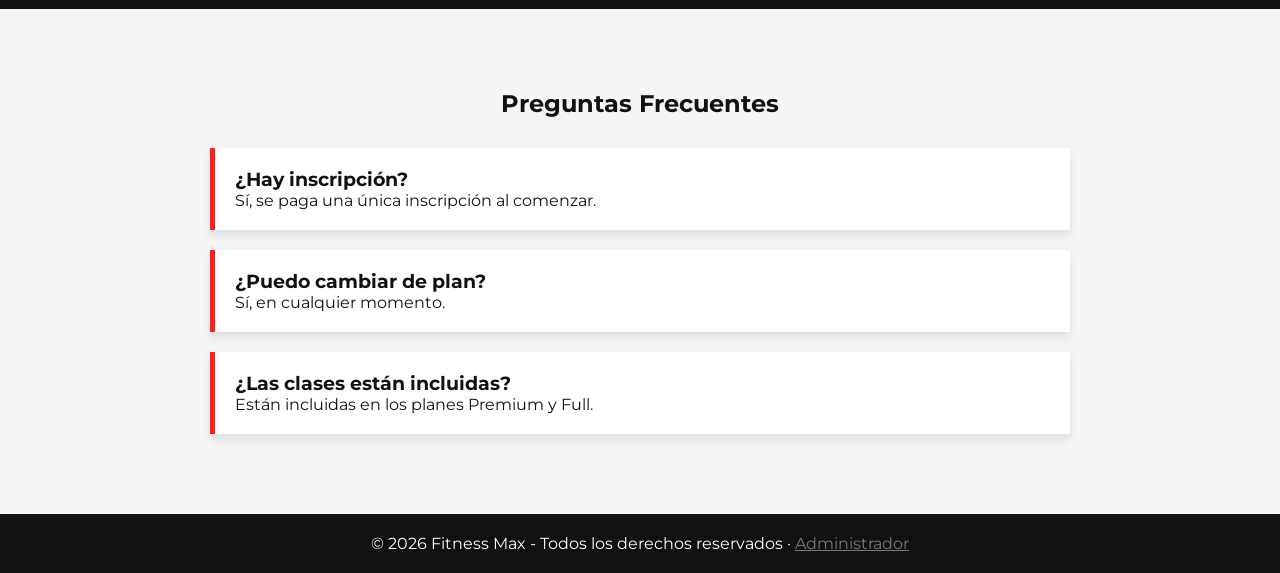
<file: productos.html>
<!DOCTYPE html>
<html lang="es">
<head>
    <meta charset="UTF-8">
    <meta name="viewport" content="width=device-width, initial-scale=1.0">
    <title>Productos | Fitness Max</title>

    <link rel="stylesheet" href="assets/css/productos.css">
    <link rel="stylesheet" href="assets/css/carrito.css">

    <link href="https://fonts.googleapis.com/css2?family=Bebas+Neue&family=Montserrat:wght@300;400;500;600;700&display=swap" rel="stylesheet">
</head>

<body data-page="productos">

<div class="scroll-top">
↑
</div>

<!-- HEADER -->
<header class="site-header">

    <div class="header-inner">

        <a href="index.html" class="logo">
            FITNESS MAX
        </a>

        <nav class="nav">
            <a href="index.html">Inicio</a>
            <a href="index.html#planes">Planes</a>
            <a href="actividades.html">Actividades</a>
            <a href="nosotros.html">Nosotros</a>
            <a href="productos.html" class="active">Productos</a>
            <a href="carrito.html">🛒 Carrito</a>
        </nav>

        <div class="actions">

            <a href="cuenta.html" class="login">
                👤 Mi Cuenta
            </a>

            <button class="menu-btn">
                ☰
            </button>

        </div>

    </div>

</header>

<!-- HERO -->

<section class="hero-products">

    <h1>Nuestros Productos</h1>

    <p>
        Elegí el plan que mejor se adapte a tus objetivos y sumá los suplementos para potenciar tu entrenamiento.
    </p>

</section>

<!-- PLANES -->

<!-- OFERTAS -->
<section class="ofertas" id="ofertas">

    <h2>🔥 OFERTAS</h2>

    <div class="ofertas-grid">

        <article class="oferta">
            <img src="assets/img/ofertas/oferta-2x1.png" alt="Oferta 2x1 en suplementos">
            <div class="oferta-info">
                <span class="oferta-tag">2x1</span>
                <h3>2 suplementos por 1</h3>
                <p>Llevate dos suplementos y pagá solo uno. Consultá condiciones en recepción.</p>
                <a href="#suplementos" class="btn">Ver suplementos</a>
            </div>
        </article>

        <article class="oferta">
            <img src="assets/img/ofertas/oferta-mes-gratis.png" alt="Un mes de clases gratis en tu primera inscripción">
            <div class="oferta-info">
                <span class="oferta-tag">GRATIS</span>
                <h3>Un mes de clases gratis</h3>
                <p>Válido en tu primera inscripción al gimnasio. ¡Empezá a entrenar sin costo!</p>
                <a href="#planes-lista" class="btn">Elegir plan</a>
            </div>
        </article>

    </div>

</section>

<section class="products" id="planes-lista">

<div class="products-grid" id="grid-planes">

<!-- Los planes los dibuja paginas-local.js -->

</div>

</section>

<!-- SUPLEMENTOS -->

<section class="supplements" id="suplementos">

    <h2>Suplementos y accesorios</h2>

    <div class="supplements-grid" id="grid-supl">

        <!-- Los suplementos los dibuja paginas-local.js -->

    </div>

</section>
<!-- BENEFICIOS -->

<section class="benefits">

<h2>¿Por qué elegir Fitness Max?</h2>

<div class="benefits-grid">

<div class="benefit">
🏋️
<h3>Equipamiento Moderno</h3>
<p>Máquinas de última generación para todos los niveles.</p>
</div>

<div class="benefit">
👨‍🏫
<h3>Profesionales</h3>
<p>Entrenadores certificados para ayudarte a cumplir tus metas.</p>
</div>

<div class="benefit">
🥗
<h3>Asesoramiento</h3>
<p>Planes alimenticios y seguimiento personalizado.</p>
</div>

<div class="benefit">
⏰
<h3>Horario Amplio</h3>
<p>Abierto de 06:00 a 23:00 horas.</p>
</div>

</div>

</section>

<!-- PREGUNTAS -->

<section class="faq">

<h2>Preguntas Frecuentes</h2>

<div class="question">
<h3>¿Hay inscripción?</h3>
<p>Sí, se paga una única inscripción al comenzar.</p>
</div>

<div class="question">
<h3>¿Puedo cambiar de plan?</h3>
<p>Sí, en cualquier momento.</p>
</div>

<div class="question">
<h3>¿Las clases están incluidas?</h3>
<p>Están incluidas en los planes Premium y Full.</p>
</div>

</section>

<!-- FOOTER -->

<footer>

<p>© 2026 Fitness Max - Todos los derechos reservados · <a href="cuenta.html#admin" style="color:#777">Administrador</a></p>

</footer>

<script src="assets/js/validar.js"></script>
<script src="assets/js/fm-local.js"></script>
<script src="assets/js/carrito.js"></script>
<script src="assets/js/paginas-local.js"></script>

</body>
</html>
</file>
<file: assets/css/index.css>
*{
    margin:0;
    padding:0;
    box-sizing:border-box;
    font-family:"Montserrat", sans-serif;
}

body{
    background:#fff;
    color:#111;
    overflow-x:hidden;
}

/* ================= HEADER ================= */

.site-header{
    position:fixed;
    top:0;
    width:100%;
    background:rgba(0,0,0,0.92);
    backdrop-filter: blur(12px);
    z-index:1000;
    border-bottom:1px solid rgba(255,255,255,0.08);
}

.header-inner{
    display:flex;
    justify-content:space-between;
    align-items:center;
    padding:15px 40px;
}

.logo{
    font-weight:800;
    font-size:20px;
    color:#ff1e1e;
    text-decoration:none;
    letter-spacing:2px;
}

.nav{
    display:flex;
    gap:25px;
    align-items:center;
}

.nav a{
    color:white;
    text-decoration:none;
    font-weight:500;
    position:relative;
    transition:0.3s;
}

.nav a:hover,
.nav a.active{
    color:#ff1e1e;
}

.nav a::after{
    content:"";
    position:absolute;
    bottom:-6px;
    left:0;
    width:0;
    height:2px;
    background:#ff1e1e;
    transition:0.3s;
}

.nav a:hover::after{
    width:100%;
}

/* ================= HERO ================= */

.hero{
    height:100vh;
    background-color:#0b0b0b;
    background-image:url("../img/hero.jpg");
    background-repeat:no-repeat;
    background-position:right center;
    background-size:auto 100%;
    display:flex;
    align-items:center;
    padding:0 80px;
    position:relative;
}

.hero::before{
    content:"";
    position:absolute;
    inset:0;
    background:linear-gradient(90deg, #0b0b0b calc(100% - 100vh), rgba(11,11,11,0.35) calc(100% - 55vh), rgba(11,11,11,0.1) 100%);
}

.hero-content{
    position:relative;
    max-width:650px;
    color:white;
    animation:fadeUp 1s ease;
}

.badge{
    display:inline-block;
    background:#ff1e1e;
    padding:6px 14px;
    border-radius:20px;
    font-size:12px;
    font-weight:700;
    margin-bottom:15px;
}

.hero h1{
    font-size:54px;
    font-weight:900;
}

.hero h2{
    font-size:72px;
    color:#ff1e1e;
    font-weight:900;
}

.hero p{
    margin-top:15px;
    color:#ddd;
    line-height:1.6;
}

/* BOTONES */

.hero-buttons{
    margin-top:25px;
    display:flex;
    gap:15px;
}

.btn{
    padding:12px 22px;
    border-radius:8px;
    text-decoration:none;
    font-weight:700;
    transition:0.3s ease;
}

.btn-red{
    background:#ff1e1e;
    color:white;
}

.btn-red:hover{
    transform:translateY(-3px);
    background:#c20f0f;
}

.btn-outline{
    border:2px solid white;
    color:white;
}

.btn-outline:hover{
    background:white;
    color:black;
}

/* ================= CATEGORÍAS ================= */

.categories{
    display:flex;
    justify-content:center;
    flex-wrap:wrap;
    gap:18px;
    padding:70px 20px;
    background:#f4f4f4;
}

.cat{
    background:white;
    padding:14px 18px;
    border-radius:12px;
    font-weight:600;
    box-shadow:0 10px 20px rgba(0,0,0,0.06);
    transition:0.4s ease;
    cursor:pointer;

    opacity:0;
    transform:translateY(25px);
}

.cat:hover{
    transform:translateY(-8px) scale(1.05);
    background:#ff1e1e;
    color:white;
}

/* ================= PLANES ================= */

.plans{
    padding:100px 40px;
    text-align:center;
}

.plans h2{
    font-size:40px;
    margin-bottom:50px;
}

.plans-grid{
    display:flex;
    justify-content:center;
    gap:25px;
    flex-wrap:wrap;
}

.plan{
    width:260px;
    padding:30px;
    background:white;
    border-radius:15px;
    box-shadow:0 15px 30px rgba(0,0,0,0.12);
    transition:0.4s ease;

    opacity:0;
    transform:translateY(25px);
}

.plan:hover{
    transform:translateY(-12px) scale(1.03);
}

.plan span{
    display:block;
    margin-top:12px;
    font-size:24px;
    font-weight:900;
    color:#ff1e1e;
}

.highlight{
    border:2px solid #ff1e1e;
    transform:scale(1.08);
}

/* ================= SERVICIOS ================= */

.services{
    display:flex;
    justify-content:center;
    gap:20px;
    padding:80px 20px;
    background:#111;
    color:white;
    flex-wrap:wrap;
}

.service{
    background:#1a1a1a;
    padding:25px;
    border-radius:12px;
    min-width:210px;
    text-align:center;
    transition:0.4s ease;

    opacity:0;
    transform:translateY(25px);
}

.service:hover{
    background:#ff1e1e;
    transform:translateY(-8px);
}

/* ================= UBICACIÓN ================= */

.location{
    display:flex;
    gap:35px;
    padding:100px 40px;
    align-items:center;
    flex-wrap:wrap;
}

.map{
    flex:1;
    min-width:320px;
    height:280px;
    background:linear-gradient(135deg,#ddd,#bbb);
    border-radius:15px;
    box-shadow:0 10px 25px rgba(0,0,0,0.15);
}

/* ================= FOOTER ================= */

footer{
    background:#111;
    color:white;
    text-align:center;
    padding:22px;
    font-size:14px;
}

/* ================= ANIMACIÓN ================= */

@keyframes fadeUp{
    from{
        opacity:0;
        transform:translateY(20px);
    }
    to{
        opacity:1;
        transform:translateY(0);
    }
}

/* ================= RESPONSIVE ================= */

@media(max-width:768px){

    .hero{
        padding:0 20px;
        text-align:center;
        background-size:cover;
        background-position:62% center;
    }

    .hero::before{
        background:rgba(11,11,11,0.68);
    }

    .hero h1{ font-size:36px; }
    .hero h2{ font-size:48px; }

    .hero-buttons{
        justify-content:center;
        flex-wrap:wrap;
    }
}
/* ================= ACCIONES (derecha del header) ================= */

.actions{
    display:flex;
    align-items:center;
    gap:10px;
}

.login{
    color:white;
    text-decoration:none;
    border:1px solid rgba(255,255,255,0.2);
    padding:8px 12px;
    border-radius:8px;
}

.login:hover{
    background:#ff1e1e;
    border-color:#ff1e1e;
}

/* ================= APARICIÓN AL HACER SCROLL ================= */
/* (.cat, .plan y .service arrancan ocultos; carrito.js les agrega .visible) */

.cat.visible,
.plan.visible,
.service.visible{
    opacity:1;
    transform:translateY(0);
}
.cat.visible:hover{ transform:translateY(-8px) scale(1.05); }
.plan.visible:hover{ transform:translateY(-12px) scale(1.03); }
.service.visible:hover{ transform:translateY(-8px); }
.plan.highlight.visible{ transform:scale(1.08); }
.plan.highlight.visible:hover{ transform:translateY(-12px) scale(1.1); }
.plan p{ margin-top:8px; color:#555; font-size:14px; line-height:1.5; }

/* ===== MENÚ MÓVIL ===== */
.menu-btn{display:none}
@media(max-width:768px){
  .header-inner{padding:15px 20px;flex-direction:row;flex-wrap:wrap;position:relative}
  .menu-btn{display:block;background:none;border:1px solid #555;color:#fff;font-size:22px;padding:4px 10px;border-radius:6px;cursor:pointer}
  .nav{display:none;position:absolute;top:100%;left:0;right:0;background:#111;flex-direction:column;align-items:center;gap:14px;padding:18px}
  .nav.open{display:flex}
}

.btn-add{
    margin-top:16px;
    padding:10px 18px;
    border:0;
    border-radius:8px;
    background:#ff1e1e;
    color:#fff;
    font-weight:700;
    cursor:pointer;
    transition:0.3s;
}
.btn-add:hover{ background:#c20f0f; }
</file>
<file: assets/css/carrito.css>
.cart-fab{position:fixed;right:20px;bottom:20px;z-index:1200;width:56px;height:56px;border-radius:50%;border:0;background:#ff1e1e;color:#fff;font-size:24px;cursor:pointer}
.cart-count{position:absolute;top:-4px;right:-4px;background:#fff;color:#111;border-radius:10px;font-size:12px;padding:1px 6px;font-weight:700}
.cart-fab.bump{animation:bump .3s}@keyframes bump{50%{transform:scale(1.2)}}
.cart-overlay{position:fixed;inset:0;background:rgba(0,0,0,.6);opacity:0;pointer-events:none;transition:.3s;z-index:1300}
.cart-overlay.open{opacity:1;pointer-events:auto}
.cart-panel{position:fixed;top:0;right:-380px;width:360px;max-width:90%;height:100%;background:#1b1b1b;color:#fff;z-index:1400;display:flex;flex-direction:column;transition:.3s}
.cart-panel.open{right:0}
.cart-head{display:flex;justify-content:space-between;align-items:center;padding:18px;border-bottom:1px solid #333}
.cart-close{background:none;border:0;color:#fff;font-size:20px;cursor:pointer}
.cart-items{flex:1;overflow:auto;padding:15px}
.cart-item{display:flex;gap:10px;align-items:center;justify-content:space-between;padding:10px 0;border-bottom:1px solid #2a2a2a}
.cart-item-info small{display:block;color:#aaa}
.cart-qty{display:flex;gap:8px;align-items:center}
.cart-qty button,.cart-remove{background:#333;color:#fff;border:0;border-radius:6px;padding:4px 9px;cursor:pointer}
.cart-empty{color:#aaa;text-align:center;margin-top:30px}
.cart-foot{padding:18px;border-top:1px solid #333}
.cart-total{display:flex;justify-content:space-between;font-weight:700;margin-bottom:12px}
.cart-checkout,.cart-clear{width:100%;padding:12px;border:0;border-radius:8px;cursor:pointer;font-weight:700;margin-top:8px}
.cart-checkout{background:#ff1e1e;color:#fff}.cart-clear{background:#333;color:#ccc}
.carrito-pagina{max-width:700px;margin:0 auto;padding:130px 20px 60px;color:#fff}
.carrito-resumen{margin-top:20px}
.carrito-seguir{display:block;margin-top:18px;color:#aaa;text-decoration:none}
/* Finalizar compra */
.co-overlay{position:fixed;inset:0;background:rgba(0,0,0,.7);display:none;align-items:center;justify-content:center;z-index:1500;padding:16px}
.co-overlay.open{display:flex}
.co-box{position:relative;background:#1b1b1b;color:#fff;border-radius:14px;padding:28px;width:420px;max-width:100%}
.co-box h3{font-family:'Bebas Neue',sans-serif;font-size:28px;letter-spacing:1px;margin-bottom:6px}
.co-sub{color:#aaa;font-size:14px;margin-bottom:16px}
.co-box label{display:grid;gap:6px;font-size:14px;margin-bottom:12px}
.co-box input{padding:12px;border-radius:8px;border:1px solid #333;background:#262626;color:#fff;font:inherit}
.co-close{position:absolute;top:12px;right:14px;background:none;border:0;color:#fff;font-size:20px;cursor:pointer}
.co-error{color:#ff6b6b;font-size:13px;min-height:18px;margin-bottom:8px}
.co-send,.co-fin,.co-wa{display:block;width:100%;padding:12px;border:0;border-radius:8px;font-weight:700;cursor:pointer;text-align:center;text-decoration:none;font:inherit;font-weight:700;margin-top:8px}
.co-send,.co-wa{background:#ff1e1e;color:#fff}
.co-fin{background:#333;color:#ccc}
.co-send:disabled{opacity:.6;cursor:wait}
.co-ok-txt{color:#ddd;line-height:1.6;margin:10px 0 14px}

/* ===== Formulario de finalizar compra (validaciones y pago) ===== */
.co-box{max-height:92vh;overflow-y:auto}
.co-err{color:#ff6b6b;font-size:12px;min-height:0}
.co-err:empty{display:none}
.co-box input:focus{outline:none;border-color:#ff1e1e}
.co-pago{display:grid;grid-template-columns:1fr 1fr;gap:10px;margin-bottom:12px}
.co-pago-t{grid-column:1/-1;font-size:14px}
.co-pago .co-err{grid-column:1/-1}
.co-radio{display:flex!important;align-items:center;gap:8px;grid-template-columns:none;margin:0!important;padding:12px;border:1px solid #333;border-radius:8px;background:#262626;cursor:pointer}
.co-radio:hover{border-color:#ff1e1e}
.co-radio input{width:auto;padding:0;accent-color:#ff1e1e}
.co-fila{display:grid;grid-template-columns:1fr 1fr;gap:10px}
.co-efectivo{background:#262626;border-left:3px solid #ff1e1e;padding:10px 12px;border-radius:6px;font-size:13px;color:#ddd;margin-bottom:12px}
.co-total{color:#ff1e1e}

/* ===== Página del carrito con los colores del sitio (negro, rojo y blanco) ===== */
.carrito-pagina{max-width:760px}
.carrito-pagina h1{font-family:'Bebas Neue',sans-serif;font-size:64px;letter-spacing:2px;color:#ff1e1e;line-height:1}
.carrito-sub{color:#bbb;margin:8px 0 26px}
.carrito-pagina .cart-item{background:#1b1b1b;border:1px solid #2a2a2a;border-radius:12px;padding:16px 18px;margin-bottom:12px;transition:.3s}
.carrito-pagina .cart-item:hover{border-color:#ff1e1e}
.carrito-pagina .cart-item-info strong{font-size:16px}
.carrito-pagina .cart-item-info small{color:#aaa;margin-top:4px}
.carrito-pagina .cart-qty button{background:#2a2a2a;font-size:16px;width:32px;height:32px;padding:0;transition:.2s}
.carrito-pagina .cart-qty button:hover,.carrito-pagina .cart-remove:hover{background:#ff1e1e}
.carrito-pagina .cart-remove{background:#2a2a2a;transition:.2s}
.carrito-pagina .cart-empty{background:#1b1b1b;border:1px dashed #333;border-radius:12px;padding:40px 20px;color:#aaa}
.carrito-resumen{background:linear-gradient(135deg,#111,#2a0a0a);border:1px solid #2a2a2a;border-radius:14px;padding:22px}
.carrito-resumen .cart-total{font-size:24px;margin-bottom:16px}
.carrito-resumen .cart-total span:last-child{color:#ff1e1e;font-family:'Bebas Neue',sans-serif;font-size:34px}
.carrito-acciones{display:grid;grid-template-columns:2fr 1fr;gap:12px}
.carrito-acciones button{margin-top:0}
.carrito-pagina .cart-checkout:hover{background:#c20f0f}
.carrito-pagina .cart-clear:hover{background:#444;color:#fff}
.carrito-seguir:hover{color:#ff1e1e}
@media(max-width:600px){.carrito-acciones{grid-template-columns:1fr}.carrito-pagina h1{font-size:48px}}

/* Corrección: los campos no deben desbordar la caja del formulario */
.co-box{overflow-x:hidden}
.co-box input{width:100%;min-width:0}
.co-box label{min-width:0}
.co-fila label{min-width:0}
.co-radio input{width:auto}
.co-fila{align-items:start}
</file>
<file: assets/css/paginas.css>
.page-dark{background:#0d0d0d;color:#fff;font-family:'Montserrat',sans-serif}
.about-hero{padding:150px 20px 60px;text-align:center;background:linear-gradient(135deg,#111,#2a0a0a)}
.about-hero h1{font-family:'Bebas Neue',sans-serif;font-size:64px;color:#ff1e1e;letter-spacing:2px}
.about-content p{max-width:700px;margin:15px auto 0;color:#ccc;line-height:1.7}
.about-section{max-width:1100px;margin:0 auto;padding:60px 20px}
.about-section h2,.team h2{font-family:'Bebas Neue',sans-serif;font-size:40px;margin-bottom:20px}
.about-section p{color:#bbb;line-height:1.7}
.values-grid,.team-grid,.clases-grid{display:grid;grid-template-columns:repeat(auto-fit,minmax(220px,1fr));gap:20px}
.value-card,.team-card,.clase-card{background:#1b1b1b;border:1px solid #2a2a2a;border-radius:14px;padding:25px}
.value-card h3,.clase-card h3,.team-card h3{margin-bottom:8px}
.value-card p,.team-card p,.clase-card p{color:#aaa;font-size:14px;margin-top:6px}
.value-card .ico{font-size:34px}
.team{max-width:1100px;margin:0 auto;padding:20px 20px 70px}
.team-card{text-align:center}.avatar{font-size:48px}
.plan-tag{color:#ff6b6b!important;font-weight:600}
.form-web{display:grid;gap:15px;max-width:520px}
.form-web label{display:grid;gap:6px;font-size:14px}
.form-web input,.form-web select,.form-web textarea{padding:13px;border-radius:8px;border:1px solid #333;background:#262626;color:#fff;font:inherit}
.form-web .btn-red{border:0;background:#ff1e1e;color:#fff;padding:14px;border-radius:8px;font-weight:700;cursor:pointer}
.aviso{padding:12px;border-radius:8px;margin-bottom:15px}.aviso.ok{background:#12301a;color:#6bff8e}.aviso.error{background:#3a1515;color:#ff6b6b}
.tabla-wrap{overflow-x:auto}
.tabla-web{width:100%;border-collapse:collapse;font-size:14px}
.tabla-web th,.tabla-web td{padding:12px 10px;border-bottom:1px solid #2a2a2a;text-align:left;color:#ddd}
.tabla-web th{color:#ff6b6b;font-weight:600}
.est-pend{color:#ffb74d!important;font-weight:600}.est-ok{color:#6bff8e!important}
.btn-mini{background:#333;color:#fff;border:0;border-radius:6px;padding:6px 12px;cursor:pointer;font:inherit;font-size:13px}.btn-mini:hover{background:#ff1e1e}
/* Calendario de reservas */
.cal-wrap{max-width:520px;margin-top:6px}
.cal-title{font-size:14px;margin-bottom:8px;color:#bbb}
.cal-grid{display:grid;grid-template-columns:repeat(7,1fr);gap:6px}
.cal-head{text-align:center;font-size:12px;color:#888;padding:4px 0}
.cal-day{background:#1b1b1b;border:1px solid #2a2a2a;border-radius:8px;min-height:54px;padding:4px;font:inherit;font-size:13px;color:#666;text-align:center;display:flex;flex-direction:column;align-items:center;justify-content:center;gap:2px}
.cal-day small{font-size:10px;color:inherit}
.cal-day.libre{color:#fff;border-color:#444;cursor:pointer}
.cal-day.libre:hover{border-color:#ff1e1e}
.cal-day.sel{background:#ff1e1e;border-color:#ff1e1e;color:#fff}
.cal-day.completo{color:#ff6b6b;text-decoration:line-through}
.cal-ayuda{font-size:13px;color:#aaa;margin-top:8px}
/* Datos de contacto (Nosotros) */
.contact-grid{display:grid;grid-template-columns:repeat(auto-fit,minmax(220px,1fr));gap:20px;margin-bottom:28px}
.contact-card{display:block;background:#1b1b1b;border:1px solid #2a2a2a;border-radius:14px;padding:25px;text-align:center;text-decoration:none;color:#fff;transition:.3s}
a.contact-card:hover{border-color:#ff1e1e;transform:translateY(-4px)}
.contact-card .ico{font-size:34px}
.contact-card h3{margin:8px 0 6px}
.contact-card p{color:#bbb;font-size:14px;word-break:break-word}
.btn-wsp{display:inline-block;background:#25d366;color:#fff;padding:14px 26px;border-radius:10px;text-decoration:none;font-weight:700;transition:.3s}
.btn-wsp:hover{background:#1ebe5b;transform:translateY(-3px)}
/* Caja de preguntas (Nosotros) */
.preg-intro{color:#bbb;margin-bottom:20px}
.preg-form{display:grid;gap:14px;max-width:640px;margin-bottom:34px}
.preg-form label{display:grid;gap:6px;font-size:14px}
.preg-form input,.preg-form textarea{padding:12px;border-radius:8px;border:1px solid #333;background:#1b1b1b;color:#fff;font:inherit;resize:vertical}
.preg-form input:focus,.preg-form textarea:focus{outline:none;border-color:#ff1e1e}
.preg-err{color:#ff6b6b;font-size:12px}.preg-err:empty{display:none}
.preg-count{color:#888;font-size:12px;text-align:right}
.preg-estado{font-size:14px}.preg-estado.mal{color:#ff6b6b}.preg-estado.bien{color:#6bff8e}
.preg-form .btn-red:disabled{opacity:.6;cursor:wait}
.preg-titulo{font-family:'Bebas Neue',sans-serif;font-size:30px;letter-spacing:1px;margin-bottom:14px}
.preg-lista{display:grid;gap:14px}
.preg-card{background:#1b1b1b;border:1px solid #2a2a2a;border-left:3px solid #ff1e1e;border-radius:12px;padding:16px 18px}
.preg-cab{display:flex;justify-content:space-between;gap:10px;margin-bottom:8px;flex-wrap:wrap}
.preg-cab span{color:#888;font-size:12px}
.preg-card p{color:#ddd;line-height:1.6;white-space:pre-wrap;word-break:break-word}
.preg-vacio{color:#aaa}

/* Ajustes: botón de la caja de preguntas y anclas debajo del menú fijo */
.preg-form .btn-red{border:0;background:#ff1e1e;color:#fff;padding:14px;border-radius:8px;font-weight:700;font-size:15px;cursor:pointer;transition:.3s}
.preg-form .btn-red:hover:not(:disabled){background:#c20f0f}
#preguntas,#contacto-datos{scroll-margin-top:90px}
</file>
<file: assets/css/productos.css>
/* =========================
   RESET
========================= */

*{
    margin:0;
    padding:0;
    box-sizing:border-box;
    font-family:"Montserrat", sans-serif;
}

body{
    background:#f5f5f5;
    color:#111;
    overflow-x:hidden;
}

/* =========================
   BOTÓN SUBIR
========================= */

.scroll-top{
    position:fixed;
    right:20px;
    bottom:20px;
    width:45px;
    height:45px;
    background:#ff1e1e;
    color:#fff;
    display:flex;
    justify-content:center;
    align-items:center;
    border-radius:50%;
    cursor:pointer;
    font-size:20px;
    z-index:999;
}

/* =========================
   HEADER
========================= */

.site-header{
    position:fixed;
    top:0;
    left:0;
    width:100%;
    background:#111;
    z-index:1000;
}

.header-inner{
    max-width:1200px;
    margin:auto;
    padding:18px 30px;
    display:flex;
    justify-content:space-between;
    align-items:center;
}

.logo{
    text-decoration:none;
    color:#ff1e1e;
    font-size:24px;
    font-weight:900;
}

.nav{
    display:flex;
    gap:25px;
}

.nav a{
    color:#fff;
    text-decoration:none;
    transition:.3s;
}

.nav a:hover,
.nav a.active{
    color:#ff1e1e;
}

.actions{
    display:flex;
    align-items:center;
    gap:15px;
}

.login{
    text-decoration:none;
    color:#fff;
    border:1px solid #555;
    padding:8px 15px;
    border-radius:8px;
}

.login:hover{
    background:#ff1e1e;
    border-color:#ff1e1e;
}



/* =========================
   HERO
========================= */

.hero-products{
    margin-top:75px;
    background:#111;
    color:#fff;
    text-align:center;
    padding:90px 20px;
}

.hero-products h1{
    font-size:60px;
    margin-bottom:15px;
}

.hero-products p{
    max-width:700px;
    margin:auto;
    line-height:1.8;
}

/* =========================
   PLANES
========================= */

.products{
    padding:80px 20px;
}

.products-grid{
    max-width:1200px;
    margin:auto;
    display:grid;
    grid-template-columns:repeat(auto-fit,minmax(300px,1fr));
    gap:30px;
}

.card{
    background:#fff;
    padding:30px;
    border-radius:15px;
    text-align:center;
    box-shadow:0 10px 20px rgba(0,0,0,.15);
    transition:.3s;
}

.card:hover{
    transform:translateY(-8px);
}

.card.active{
    border:3px solid #ff1e1e;
}

.popular{
    display:inline-block;
    background:#ff1e1e;
    color:#fff;
    padding:6px 14px;
    border-radius:20px;
    font-size:12px;
    margin-bottom:15px;
}

.card h2{
    margin-bottom:10px;
}

.card h3{
    color:#ff1e1e;
    font-size:40px;
    margin-bottom:20px;
}

.card ul{
    list-style:none;
    text-align:left;
    margin-bottom:20px;
}

.card li{
    padding:8px 0;
}

.btn{
    display:inline-block;
    background:#ff1e1e;
    color:#fff;
    text-decoration:none;
    padding:12px 25px;
    border-radius:8px;
    transition:.3s;
}

.btn:hover{
    background:#c70000;
}

/* =========================
   SUPLEMENTOS
========================= */

.supplements{
    padding:80px 20px;
    background:#fff;
}

.supplements h2{
    text-align:center;
    font-size:40px;
    margin-bottom:40px;
}

.supplements-grid{
    max-width:1200px;
    margin:auto;
    display:grid;
    grid-template-columns:repeat(auto-fit,minmax(250px,1fr));
    gap:30px;
}

.supplement{
    background:#fafafa;
    border-radius:15px;
    padding:20px;
    text-align:center;
    box-shadow:0 10px 20px rgba(0,0,0,.12);
    transition:.3s;
}

.supplement:hover{
    transform:translateY(-8px);
}

.supplement img{
    width:100%;
    height:220px;
    object-fit:contain;
    background:#fff;
    border-radius:10px;
}

.supplement h3{
    margin:20px 0 10px;
}

.supplement p{
    color:#666;
    margin-bottom:15px;
}

.supplement span{
    display:block;
    color:#ff1e1e;
    font-size:24px;
    font-weight:bold;
    margin-bottom:20px;
}

/* =========================
   BENEFICIOS
========================= */

.benefits{
    background:#111;
    color:#fff;
    padding:80px 20px;
    text-align:center;
}

.benefits h2{
    margin-bottom:40px;
}

.benefits-grid{
    max-width:1200px;
    margin:auto;
    display:grid;
    grid-template-columns:repeat(auto-fit,minmax(250px,1fr));
    gap:25px;
}

.benefit{
    background:#222;
    padding:25px;
    border-radius:12px;
}

/* =========================
   FAQ
========================= */

.faq{
    max-width:900px;
    margin:80px auto;
    padding:0 20px;
}

.faq h2{
    text-align:center;
    margin-bottom:30px;
}

.question{
    background:#fff;
    padding:20px;
    margin-bottom:20px;
    border-left:5px solid #ff1e1e;
    box-shadow:0 5px 10px rgba(0,0,0,.1);
}

/* =========================
   FOOTER
========================= */

footer{
    background:#111;
    color:#fff;
    text-align:center;
    padding:20px;
}

/* =========================
   RESPONSIVE
========================= */

@media(max-width:768px){

.header-inner{
    flex-direction:column;
    gap:15px;
}

.nav{
    flex-wrap:wrap;
    justify-content:center;
}

.hero-products h1{
    font-size:42px;
}

}

button.btn { border: none; cursor: pointer; font: inherit; }

/* ===== MENÚ MÓVIL ===== */
.menu-btn{display:none}
.actions{display:flex;align-items:center;gap:10px}
@media(max-width:768px){
  .header-inner{flex-direction:row;flex-wrap:wrap;position:relative}
  .menu-btn{display:block;background:none;border:1px solid #555;color:#fff;font-size:22px;padding:4px 10px;border-radius:6px;cursor:pointer}
  .nav{display:none;position:absolute;top:100%;left:0;right:0;background:#111;flex-direction:column;align-items:center;gap:14px;padding:18px}
  .nav.open{display:flex}
}

/* ===== Ofertas ===== */
.ofertas{background:#0d0d0d;padding:70px 20px;scroll-margin-top:90px}
.ofertas h2{text-align:center;font-family:'Bebas Neue',sans-serif;font-size:56px;letter-spacing:2px;color:#ff1e1e;margin-bottom:34px}
.ofertas-grid{max-width:1100px;margin:auto;display:grid;grid-template-columns:repeat(auto-fit,minmax(300px,1fr));gap:28px}
.oferta{background:#1b1b1b;border:1px solid #2a2a2a;border-radius:16px;overflow:hidden;color:#fff;transition:.3s}
.oferta:hover{transform:translateY(-8px);border-color:#ff1e1e}
.oferta img{width:100%;aspect-ratio:3/4;object-fit:contain;background:#fff;display:block}
.oferta-info{padding:22px;position:relative}
.oferta-tag{position:absolute;top:-16px;left:22px;background:#ff1e1e;color:#fff;font-weight:800;padding:5px 14px;border-radius:20px;font-size:13px;letter-spacing:1px}
.oferta-info h3{font-size:22px;margin:6px 0 8px;color:#fff}
.oferta-info p{color:#bbb;line-height:1.6;margin-bottom:16px;font-size:14px}
.oferta-info .btn{display:inline-block;text-decoration:none}
#planes-lista,#suplementos{scroll-margin-top:90px}
</file>
